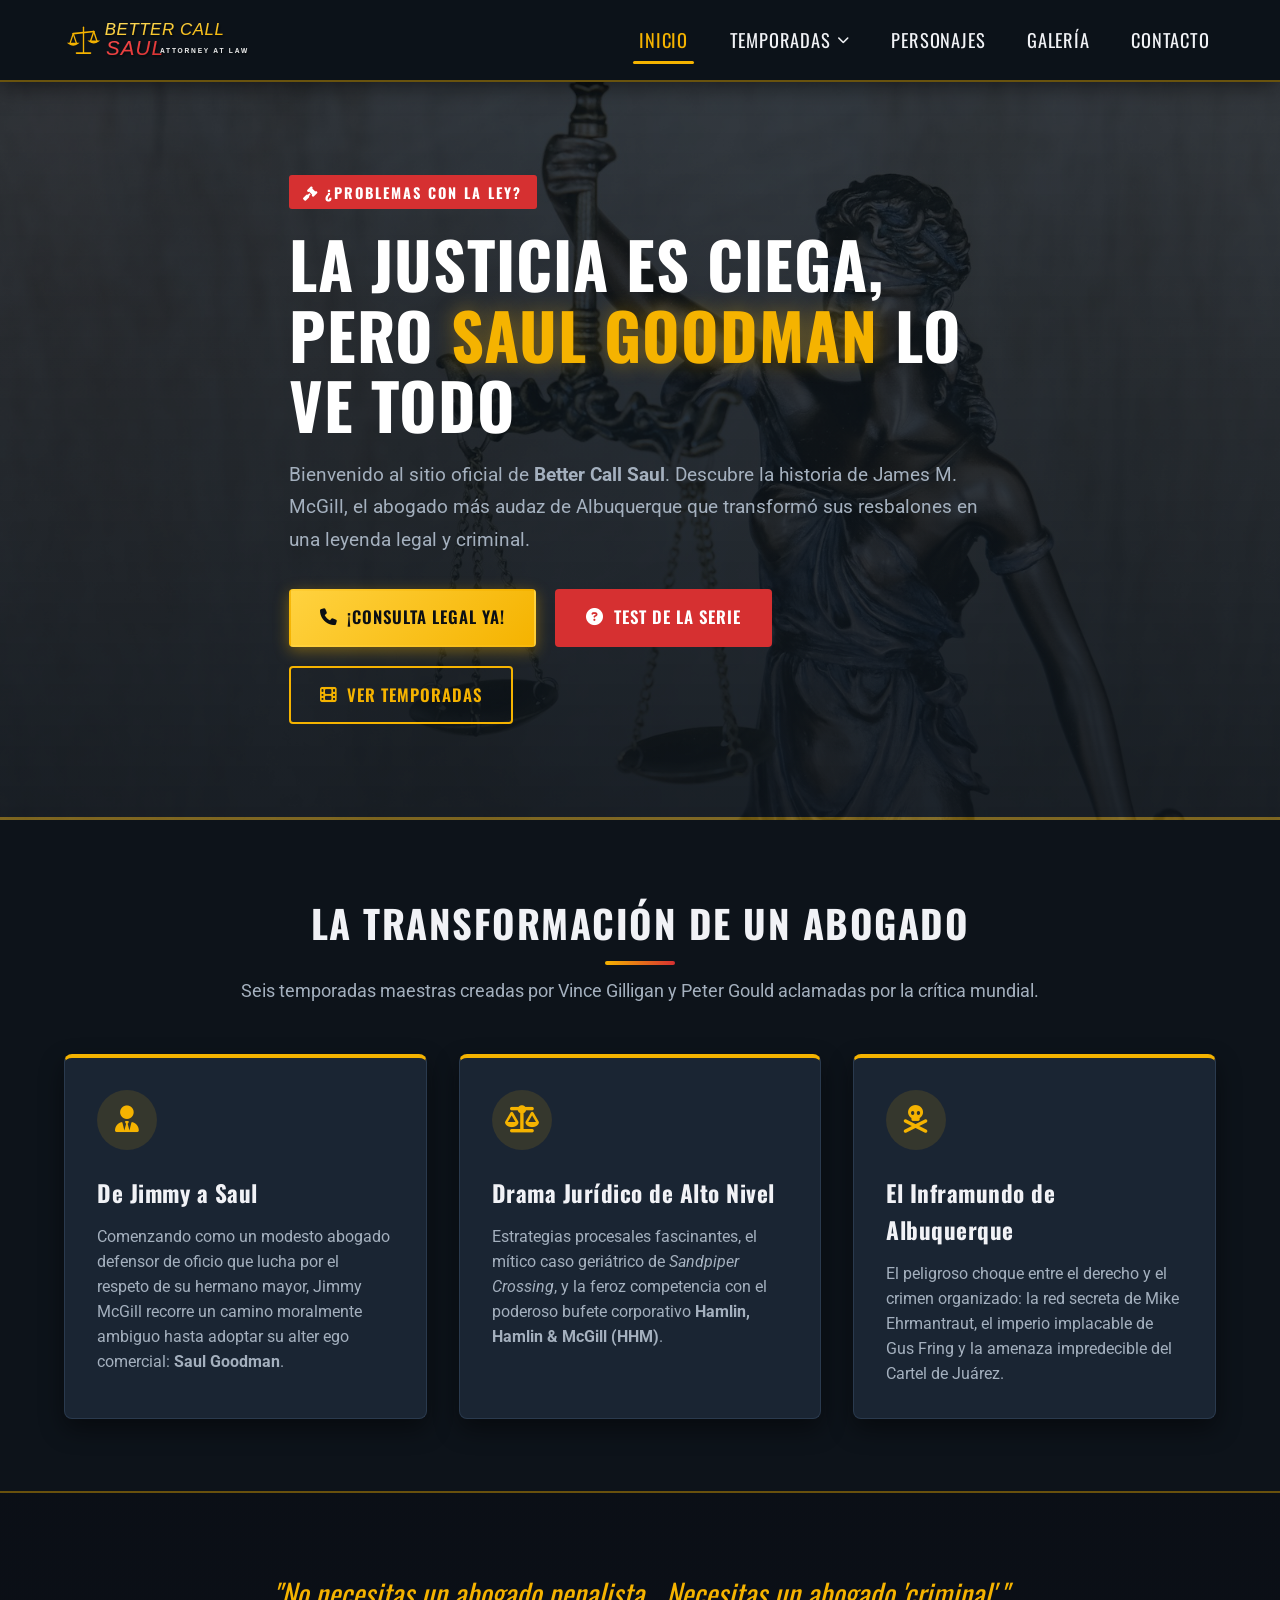
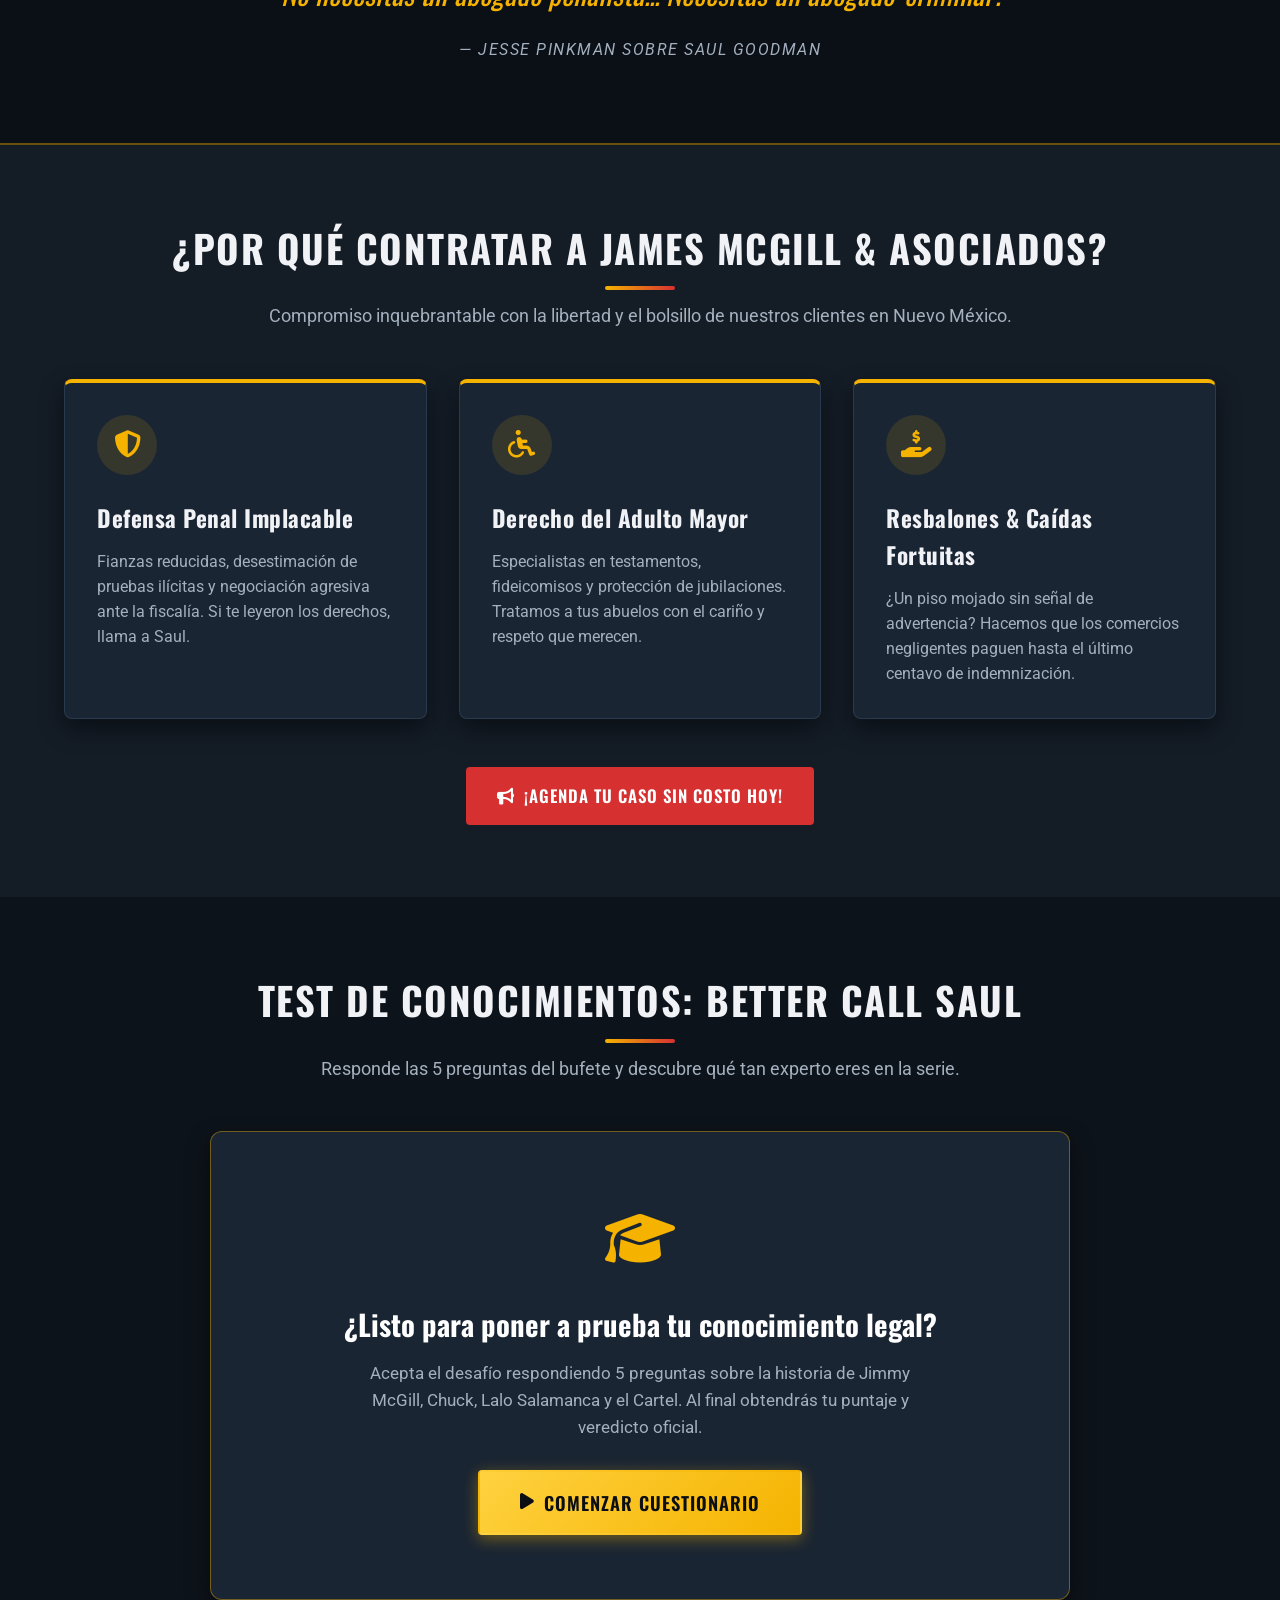
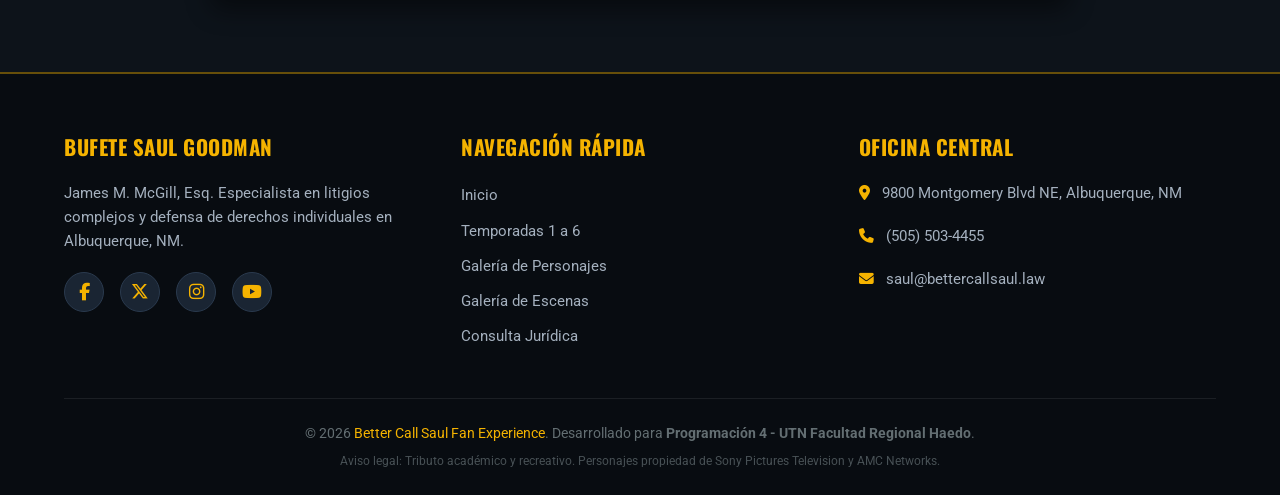
<file: paginaweb/index.html>
<!DOCTYPE html>
<html lang="es">
<head>
  <meta charset="UTF-8">
  <meta name="viewport" content="width=device-width, initial-scale=1.0">
  <meta name="description" content="Sitio Oficial y Bufete Jurídico de Better Call Saul. James M. McGill - Abogado Penalista en Albuquerque. Programación 4 UTN Haedo.">
  <title>Better Call Saul | Sitio Oficial & Bufete Jurídico</title>

  <link rel="preconnect" href="https://fonts.googleapis.com">
  <link rel="preconnect" href="https://fonts.gstatic.com" crossorigin>
  <link href="https://fonts.googleapis.com/css2?family=Oswald:wght@500;600;700&family=Roboto:ital,wght@0,300;0,400;0,500;0,700;1,400&display=swap" rel="stylesheet">
  <link rel="stylesheet" href="https://cdnjs.cloudflare.com/ajax/libs/font-awesome/6.5.2/css/all.min.css">
  <link rel="stylesheet" href="css/estilos.css">
  <link rel="icon" href="imagenes/logo.svg" type="image/svg+xml">
</head>
<body>

  <header class="encabezado">
    <div class="contenedor encabezado__contenedor">
      <a href="index.html" class="logo-sitio" aria-label="Ir a la portada de Better Call Saul">
        <img src="imagenes/logo.svg" alt="Better Call Saul - Attorney at Law">
      </a>

      <button class="hamburguesa" id="btnHamburguesa" aria-label="Abrir menú de navegación" aria-expanded="false">
        <span></span>
        <span></span>
        <span></span>
      </button>

      <nav class="nav-menu" id="navMenu">
        <ul class="nav-lista">
          <li class="nav-item">
            <a href="index.html" class="nav-enlace activo">Inicio</a>
          </li>

          <li class="nav-item nav-item--desplegable">
            <a href="temporadas.html" class="nav-enlace">
              Temporadas <i class="fa-solid fa-chevron-down nav-flecha"></i>
            </a>
            <ul class="submenu" aria-label="Desglose de temporadas">
              <li class="submenu-item">
                <a href="temporadas.html#temp1-2" class="submenu-enlace">
                  <i class="fa-solid fa-scale-balanced"></i> Temp. 1 & 2: Inicios de Jimmy
                </a>
              </li>
              <li class="submenu-item">
                <a href="temporadas.html#temp3-4" class="submenu-enlace">
                  <i class="fa-solid fa-bolt"></i> Temp. 3 & 4: Conflicto con Chuck
                </a>
              </li>
              <li class="submenu-item">
                <a href="temporadas.html#temp5-6" class="submenu-enlace">
                  <i class="fa-solid fa-briefcase"></i> Temp. 5 & 6: Nace Saul Goodman
                </a>
              </li>
            </ul>
          </li>

          <li class="nav-item">
            <a href="personajes.html" class="nav-enlace">Personajes</a>
          </li>

          <li class="nav-item">
            <a href="galeria.html" class="nav-enlace">Galería</a>
          </li>

          <li class="nav-item">
            <a href="contacto.html" class="nav-enlace">Contacto</a>
          </li>
        </ul>
      </nav>
    </div>
  </header>

  <main>
    <section class="hero">
      <div class="contenedor hero__contenido">
        <span class="hero__etiqueta"><i class="fa-solid fa-gavel"></i> ¿Problemas con la ley?</span>
        <h1 class="hero__titulo">
          LA JUSTICIA ES CIEGA, PERO <span>SAUL GOODMAN</span> LO VE TODO
        </h1>
        <p class="hero__bajada">
          Bienvenido al sitio oficial de <strong>Better Call Saul</strong>. Descubre la historia de James M. McGill, el abogado más audaz de Albuquerque que transformó sus resbalones en una leyenda legal y criminal.
        </p>
        <div class="hero__acciones">
          <a href="contacto.html" class="btn btn-primary">
            <i class="fa-solid fa-phone"></i> ¡Consulta Legal Ya!
          </a>
          <a href="#trivia" class="btn btn-secondary">
            <i class="fa-solid fa-circle-question"></i> Test de la Serie
          </a>
          <a href="temporadas.html" class="btn btn-outline">
            <i class="fa-solid fa-film"></i> Ver Temporadas
          </a>
        </div>
      </div>
    </section>

    <section class="seccion">
      <div class="contenedor">
        <div class="seccion-titulo">
          <h2>La Transformación de un Abogado</h2>
          <p class="linea-unica">Seis temporadas maestras creadas por Vince Gilligan y Peter Gould aclamadas por la crítica mundial.</p>
        </div>

        <div class="grilla-tres">
          <article class="tarjeta-servicio">
            <div class="tarjeta-servicio__icono">
              <i class="fa-solid fa-user-tie"></i>
            </div>
            <h3>De Jimmy a Saul</h3>
            <p>
              Comenzando como un modesto abogado defensor de oficio que lucha por el respeto de su hermano mayor, Jimmy McGill recorre un camino moralmente ambiguo hasta adoptar su alter ego comercial: <strong>Saul Goodman</strong>.
            </p>
          </article>

          <article class="tarjeta-servicio">
            <div class="tarjeta-servicio__icono">
              <i class="fa-solid fa-balance-scale"></i>
            </div>
            <h3>Drama Jurídico de Alto Nivel</h3>
            <p>
              Estrategias procesales fascinantes, el mítico caso geriátrico de <em>Sandpiper Crossing</em>, y la feroz competencia con el poderoso bufete corporativo <strong>Hamlin, Hamlin & McGill (HHM)</strong>.
            </p>
          </article>

          <article class="tarjeta-servicio">
            <div class="tarjeta-servicio__icono">
              <i class="fa-solid fa-skull-crossbones"></i>
            </div>
            <h3>El Inframundo de Albuquerque</h3>
            <p>
              El peligroso choque entre el derecho y el crimen organizado: la red secreta de Mike Ehrmantraut, el imperio implacable de Gus Fring y la amenaza impredecible del Cartel de Juárez.
            </p>
          </article>
        </div>
      </div>
    </section>

    <section class="banner-frase">
      <div class="contenedor">
        <blockquote class="frase-quote">
          "No necesitas un abogado penalista... Necesitas un abogado 'criminal'."
        </blockquote>
        <cite class="frase-autor">— Jesse Pinkman sobre Saul Goodman</cite>
      </div>
    </section>

    <section class="seccion seccion--oscura">
      <div class="contenedor">
        <div class="seccion-titulo">
          <h2>¿Por qué contratar a James McGill & Asociados?</h2>
          <p>Compromiso inquebrantable con la libertad y el bolsillo de nuestros clientes en Nuevo México.</p>
        </div>

        <div class="grilla-tres">
          <div class="tarjeta-servicio">
            <div class="tarjeta-servicio__icono">
              <i class="fa-solid fa-shield-halved"></i>
            </div>
            <h3>Defensa Penal Implacable</h3>
            <p>
              Fianzas reducidas, desestimación de pruebas ilícitas y negociación agresiva ante la fiscalía. Si te leyeron los derechos, llama a Saul.
            </p>
          </div>

          <div class="tarjeta-servicio">
            <div class="tarjeta-servicio__icono">
              <i class="fa-solid fa-wheelchair"></i>
            </div>
            <h3>Derecho del Adulto Mayor</h3>
            <p>
              Especialistas en testamentos, fideicomisos y protección de jubilaciones. Tratamos a tus abuelos con el cariño y respeto que merecen.
            </p>
          </div>

          <div class="tarjeta-servicio">
            <div class="tarjeta-servicio__icono">
              <i class="fa-solid fa-hand-holding-dollar"></i>
            </div>
            <h3>Resbalones & Caídas Fortuitas</h3>
            <p>
              ¿Un piso mojado sin señal de advertencia? Hacemos que los comercios negligentes paguen hasta el último centavo de indemnización.
            </p>
          </div>
        </div>

        <div style="text-align: center; margin-top: 3rem;">
          <a href="contacto.html" class="btn btn-secondary">
            <i class="fa-solid fa-bullhorn"></i> ¡Agenda tu caso sin costo hoy!
          </a>
        </div>
      </div>
    </section>

    <section class="seccion" id="trivia">
      <div class="contenedor">
        <div class="seccion-titulo">
          <h2>Test de Conocimientos: Better Call Saul</h2>
          <p class="linea-unica">Responde las 5 preguntas del bufete y descubre qué tan experto eres en la serie.</p>
        </div>

        <div class="trivia-contenedor">
          
          <div class="trivia-inicio" id="triviaBienvenida">
            <div class="trivia-inicio__icono">
              <i class="fa-solid fa-graduation-cap"></i>
            </div>
            <h3>¿Listo para poner a prueba tu conocimiento legal?</h3>
            <p>
              Acepta el desafío respondiendo 5 preguntas sobre la historia de Jimmy McGill, Chuck, Lalo Salamanca y el Cartel. Al final obtendrás tu puntaje y veredicto oficial.
            </p>
            <button type="button" id="btnIniciarTrivia" class="btn btn-primary" style="padding: 1rem 2.5rem; font-size: 1.15rem;">
              <i class="fa-solid fa-play"></i> Comenzar Cuestionario
            </button>
          </div>

          <div class="trivia-flujo" id="triviaFlujo">
            
            <div class="trivia-progreso">
              <div class="trivia-progreso__texto">
                <span id="triviaPasoIndicador">Pregunta 1 de 5</span>
                <span>Test Interactivo</span>
              </div>
              <div class="trivia-barra">
                <div class="trivia-barra__relleno" id="triviaBarraRelleno"></div>
              </div>
            </div>

            <form id="formularioTrivia" novalidate>
              
              <div class="trivia-paso activo" data-paso="1">
                <div class="trivia-pregunta">
                  <span class="trivia-pregunta__num"><i class="fa-solid fa-scale-balanced"></i> Caso 1 de 5</span>
                  <h3>1. ¿Cuál es el nombre real y de nacimiento del protagonista antes de adoptar su alias legal?</h3>
                  <div class="trivia-opciones">
                    <label class="trivia-opcion">
                      <input type="radio" name="p1" value="0">
                      <span>Walter Hartwell White</span>
                    </label>
                    <label class="trivia-opcion">
                      <input type="radio" name="p1" value="1">
                      <span>James Morgan McGill</span>
                    </label>
                    <label class="trivia-opcion">
                      <input type="radio" name="p1" value="0">
                      <span>Howard Hamlin</span>
                    </label>
                  </div>
                </div>
                <div class="trivia-acciones-paso" style="justify-content: flex-end;">
                  <button type="button" class="btn btn-primary btn-trivia-siguiente">
                    Siguiente Pregunta <i class="fa-solid fa-arrow-right"></i>
                  </button>
                </div>
              </div>

              <div class="trivia-paso" data-paso="2">
                <div class="trivia-pregunta">
                  <span class="trivia-pregunta__num"><i class="fa-solid fa-scale-balanced"></i> Caso 2 de 5</span>
                  <h3>2. ¿Dónde tenía Jimmy su humilde despacho de abogado en la primera temporada?</h3>
                  <div class="trivia-opciones">
                    <label class="trivia-opcion">
                      <input type="radio" name="p2" value="0">
                      <span>En el piso ejecutivo de la firma corporativa HHM</span>
                    </label>
                    <label class="trivia-opcion">
                      <input type="radio" name="p2" value="1">
                      <span>En el cuartito trasero de un salón de manicura</span>
                    </label>
                    <label class="trivia-opcion">
                      <input type="radio" name="p2" value="0">
                      <span>En una furgoneta abandonada en el desierto</span>
                    </label>
                  </div>
                </div>
                <div class="trivia-acciones-paso">
                  <button type="button" class="btn btn-outline btn-trivia-anterior">
                    <i class="fa-solid fa-arrow-left"></i> Anterior
                  </button>
                  <button type="button" class="btn btn-primary btn-trivia-siguiente">
                    Siguiente Pregunta <i class="fa-solid fa-arrow-right"></i>
                  </button>
                </div>
              </div>

              <div class="trivia-paso" data-paso="3">
                <div class="trivia-pregunta">
                  <span class="trivia-pregunta__num"><i class="fa-solid fa-scale-balanced"></i> Caso 3 de 5</span>
                  <h3>3. ¿Qué número de dirección alteró Jimmy para descolocar a Chuck en el juicio de ética ("Chicanery")?</h3>
                  <div class="trivia-opciones">
                    <label class="trivia-opcion">
                      <input type="radio" name="p3" value="1">
                      <span>1216 (¡Uno después de la Carta Magna!)</span>
                    </label>
                    <label class="trivia-opcion">
                      <input type="radio" name="p3" value="0">
                      <span>1066 (La Batalla de Hastings)</span>
                    </label>
                    <label class="trivia-opcion">
                      <input type="radio" name="p3" value="0">
                      <span>1984 (El año de Orwell)</span>
                    </label>
                  </div>
                </div>
                <div class="trivia-acciones-paso">
                  <button type="button" class="btn btn-outline btn-trivia-anterior">
                    <i class="fa-solid fa-arrow-left"></i> Anterior
                  </button>
                  <button type="button" class="btn btn-primary btn-trivia-siguiente">
                    Siguiente Pregunta <i class="fa-solid fa-arrow-right"></i>
                  </button>
                </div>
              </div>

              <div class="trivia-paso" data-paso="4">
                <div class="trivia-pregunta">
                  <span class="trivia-pregunta__num"><i class="fa-solid fa-scale-balanced"></i> Caso 4 de 5</span>
                  <h3>4. ¿Qué negocio legítimo de comida rápida utiliza Gustavo Fring como tapadera?</h3>
                  <div class="trivia-opciones">
                    <label class="trivia-opcion">
                      <input type="radio" name="p4" value="1">
                      <span>Los Pollos Hermanos</span>
                    </label>
                    <label class="trivia-opcion">
                      <input type="radio" name="p4" value="0">
                      <span>A1A Carwash</span>
                    </label>
                    <label class="trivia-opcion">
                      <input type="radio" name="p4" value="0">
                      <span>Vamonos Pest</span>
                    </label>
                  </div>
                </div>
                <div class="trivia-acciones-paso">
                  <button type="button" class="btn btn-outline btn-trivia-anterior">
                    <i class="fa-solid fa-arrow-left"></i> Anterior
                  </button>
                  <button type="button" class="btn btn-primary btn-trivia-siguiente">
                    Siguiente Pregunta <i class="fa-solid fa-arrow-right"></i>
                  </button>
                </div>
              </div>

              <div class="trivia-paso" data-paso="5">
                <div class="trivia-pregunta">
                  <span class="trivia-pregunta__num"><i class="fa-solid fa-scale-balanced"></i> Caso 5 de 5</span>
                  <h3>5. ¿Qué trabajo realiza Jimmy en Omaha bajo la identidad de Gene Takavic en las secuencias en blanco y negro?</h3>
                  <div class="trivia-opciones">
                    <label class="trivia-opcion">
                      <input type="radio" name="p5" value="0">
                      <span>Taxista nocturno</span>
                    </label>
                    <label class="trivia-opcion">
                      <input type="radio" name="p5" value="1">
                      <span>Gerente de un local Cinnabon</span>
                    </label>
                    <label class="trivia-opcion">
                      <input type="radio" name="p5" value="0">
                      <span>Cajero bancario</span>
                    </label>
                  </div>
                </div>
                <div class="trivia-acciones-paso">
                  <button type="button" class="btn btn-outline btn-trivia-anterior">
                    <i class="fa-solid fa-arrow-left"></i> Anterior
                  </button>
                  <button type="submit" class="btn btn-primary" style="padding: 0.85rem 2rem;">
                    <i class="fa-solid fa-award"></i> ¡Calcular mi Puntaje!
                  </button>
                </div>
              </div>

            </form>
          </div>

          <div id="triviaResultado" class="trivia-resultado">
            <div class="trivia-resultado__puntos" id="puntajeNumero">5 / 5</div>
            <h3 class="trivia-resultado__titulo" id="puntajeTitulo">¡Socio Honorario de HHM!</h3>
            <p class="trivia-resultado__mensaje" id="puntajeMensaje">
              ¡Impresionante! Tienes un conocimiento digno de Chuck McGill y la audacia de Saul Goodman. ¡Caso ganado!
            </p>
            <button type="button" class="btn btn-outline" id="btnReiniciarTrivia">
              <i class="fa-solid fa-rotate-right"></i> Volver a Intentar
            </button>
          </div>

        </div>
      </div>
    </section>
  </main>

  <footer class="pie-pagina">
    <div class="contenedor">
      <div class="pie-grilla">
        <div class="pie-col">
          <h4>Bufete Saul Goodman</h4>
          <p>
            James M. McGill, Esq. Especialista en litigios complejos y defensa de derechos individuales en Albuquerque, NM.
          </p>
          <div class="redes-sociales">
            <a href="#" class="red-link" aria-label="Facebook"><i class="fa-brands fa-facebook-f"></i></a>
            <a href="#" class="red-link" aria-label="Twitter / X"><i class="fa-brands fa-x-twitter"></i></a>
            <a href="#" class="red-link" aria-label="Instagram"><i class="fa-brands fa-instagram"></i></a>
            <a href="#" class="red-link" aria-label="YouTube"><i class="fa-brands fa-youtube"></i></a>
          </div>
        </div>

        <div class="pie-col">
          <h4>Navegación Rápida</h4>
          <ul class="pie-links">
            <li><a href="index.html">Inicio</a></li>
            <li><a href="temporadas.html">Temporadas 1 a 6</a></li>
            <li><a href="personajes.html">Galería de Personajes</a></li>
            <li><a href="galeria.html">Galería de Escenas</a></li>
            <li><a href="contacto.html">Consulta Jurídica</a></li>
          </ul>
        </div>

        <div class="pie-col">
          <h4>Oficina Central</h4>
          <p><i class="fa-solid fa-location-dot" style="color: var(--amarillo-saul); margin-right: 0.5rem;"></i> 9800 Montgomery Blvd NE, Albuquerque, NM</p>
          <p><i class="fa-solid fa-phone" style="color: var(--amarillo-saul); margin-right: 0.5rem;"></i> (505) 503-4455</p>
          <p><i class="fa-solid fa-envelope" style="color: var(--amarillo-saul); margin-right: 0.5rem;"></i> saul@bettercallsaul.law</p>
        </div>
      </div>

      <div class="pie-inferior">
        <p>
          &copy; 2026 <span>Better Call Saul Fan Experience</span>. Desarrollado para <strong>Programación 4 - UTN Facultad Regional Haedo</strong>.
        </p>
        <p style="margin-top: 0.4rem; font-size: 0.78rem; opacity: 0.7;">
          Aviso legal: Tributo académico y recreativo. Personajes propiedad de Sony Pictures Television y AMC Networks.
        </p>
      </div>
    </div>
  </footer>

  <script src="js/base.js"></script>
</body>
</html>
</file>
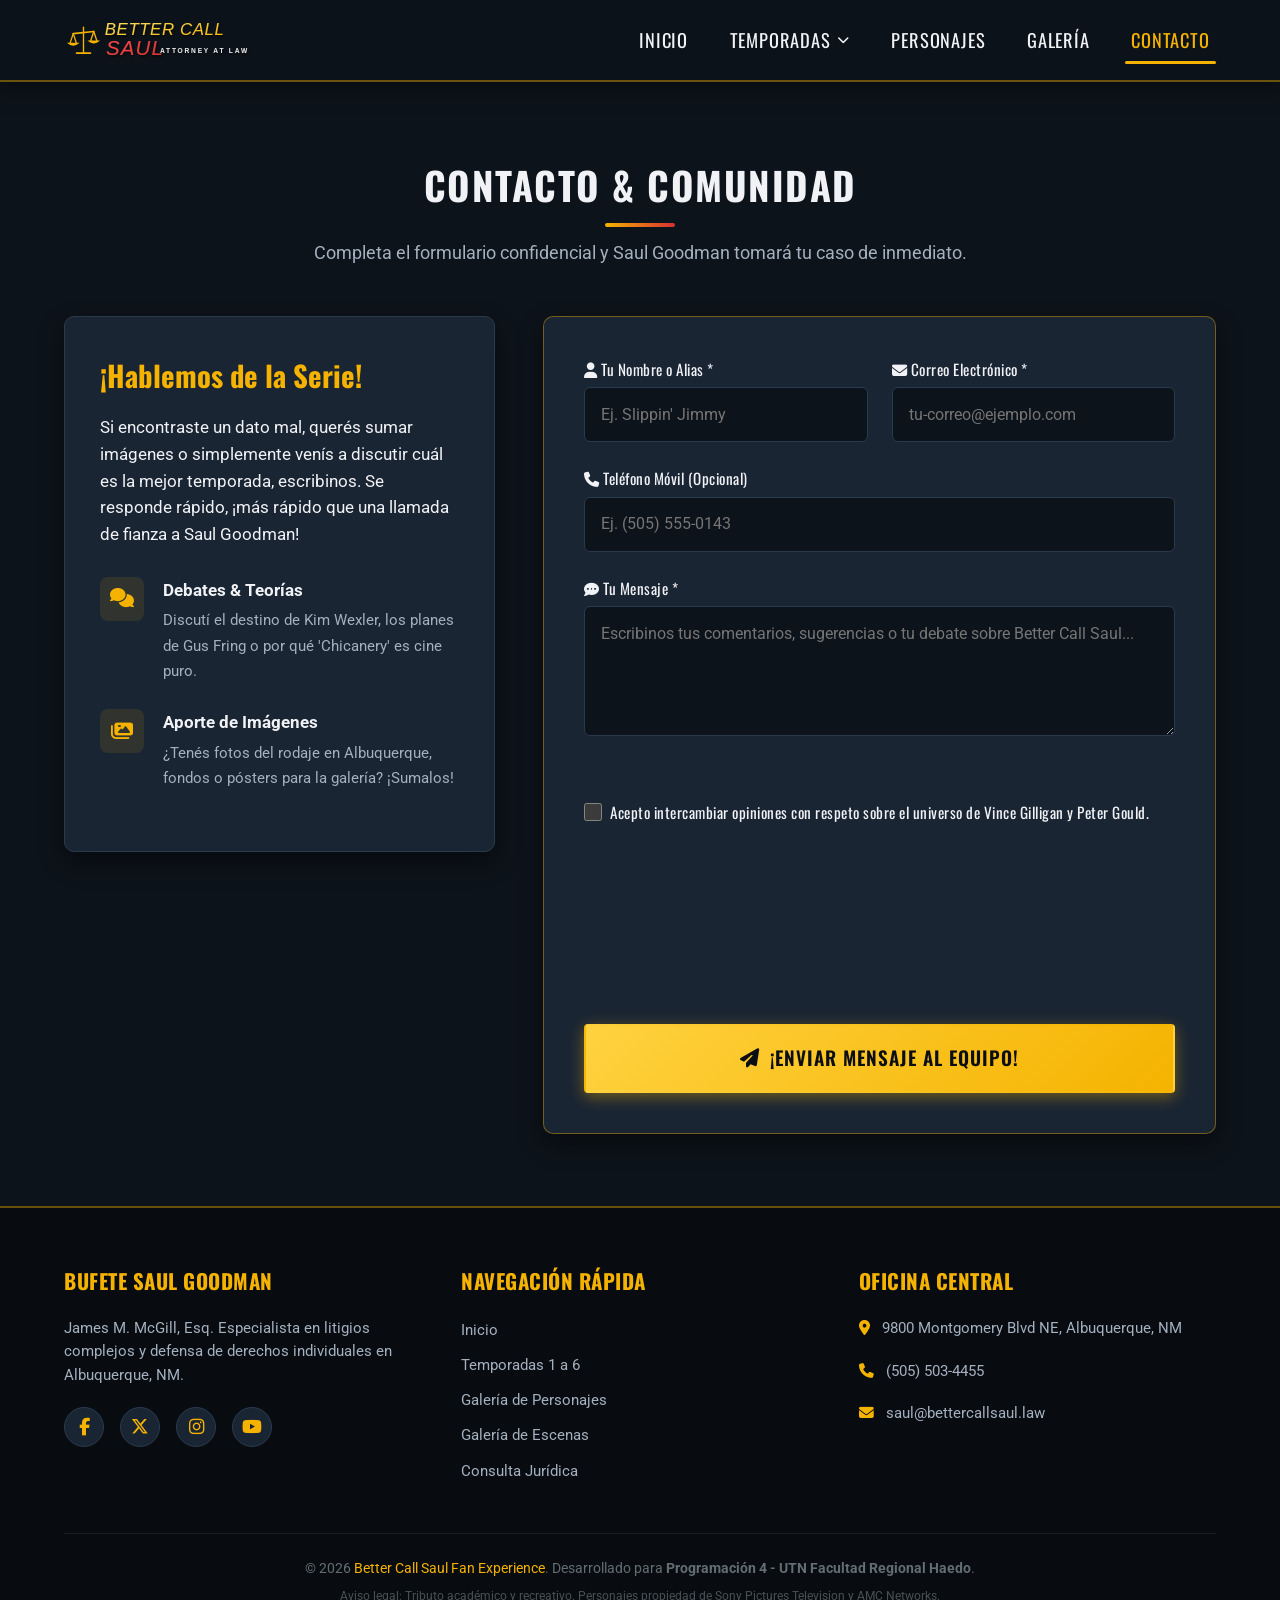
<file: paginaweb/contacto.html>
<!DOCTYPE html>
<html lang="es">
<head>
  <meta charset="UTF-8">
  <meta name="viewport" content="width=device-width, initial-scale=1.0">
  <meta name="description" content="Formulario de contacto y comunidad con el equipo de Better Call Saul. Programación 4 UTN Haedo.">
  <title>Contacto & Comunidad | Better Call Saul</title>

  <link rel="preconnect" href="https://fonts.googleapis.com">
  <link rel="preconnect" href="https://fonts.gstatic.com" crossorigin>
  <link href="https://fonts.googleapis.com/css2?family=Oswald:wght@500;600;700&family=Roboto:ital,wght@0,300;0,400;0,500;0,700;1,400&display=swap" rel="stylesheet">
  <link rel="stylesheet" href="https://cdnjs.cloudflare.com/ajax/libs/font-awesome/6.5.2/css/all.min.css">
  <link rel="stylesheet" href="css/estilos.css">
  <link rel="icon" href="imagenes/logo.svg" type="image/svg+xml">
</head>
<body>

  <header class="encabezado">
    <div class="contenedor encabezado__contenedor">
      <a href="index.html" class="logo-sitio" aria-label="Ir a la portada de Better Call Saul">
        <img src="imagenes/logo.svg" alt="Better Call Saul - Attorney at Law">
      </a>

      <button class="hamburguesa" id="btnHamburguesa" aria-label="Abrir menú de navegación" aria-expanded="false">
        <span></span>
        <span></span>
        <span></span>
      </button>

      <nav class="nav-menu" id="navMenu">
        <ul class="nav-lista">
          <li class="nav-item">
            <a href="index.html" class="nav-enlace">Inicio</a>
          </li>

          <li class="nav-item nav-item--desplegable">
            <a href="temporadas.html" class="nav-enlace">
              Temporadas <i class="fa-solid fa-chevron-down nav-flecha"></i>
            </a>
            <ul class="submenu" aria-label="Desglose de temporadas">
              <li class="submenu-item">
                <a href="temporadas.html#temp1-2" class="submenu-enlace">
                  <i class="fa-solid fa-scale-balanced"></i> Temp. 1 & 2: Inicios de Jimmy
                </a>
              </li>
              <li class="submenu-item">
                <a href="temporadas.html#temp3-4" class="submenu-enlace">
                  <i class="fa-solid fa-bolt"></i> Temp. 3 & 4: Conflicto con Chuck
                </a>
              </li>
              <li class="submenu-item">
                <a href="temporadas.html#temp5-6" class="submenu-enlace">
                  <i class="fa-solid fa-briefcase"></i> Temp. 5 & 6: Nace Saul Goodman
                </a>
              </li>
            </ul>
          </li>

          <li class="nav-item">
            <a href="personajes.html" class="nav-enlace">Personajes</a>
          </li>

          <li class="nav-item">
            <a href="galeria.html" class="nav-enlace">Galería</a>
          </li>

          <li class="nav-item">
            <a href="contacto.html" class="nav-enlace activo">Contacto</a>
          </li>
        </ul>
      </nav>
    </div>
  </header>

  <main>
    <section class="seccion">
      <div class="contenedor">
        <div class="seccion-titulo">
          <h2>Contacto & Comunidad</h2>
          <p class="linea-unica">Completa el formulario confidencial y Saul Goodman tomará tu caso de inmediato.</p>
        </div>

        <div class="contacto-wrapper">

          <aside class="contacto-info">
            <h3>¡Hablemos de la Serie!</h3>
            <p style="font-size: 1.05rem; line-height: 1.6; color: var(--texto-principal); margin-bottom: 1.8rem;">
              Si encontraste un dato mal, querés sumar imágenes o simplemente venís a discutir cuál es la mejor temporada, escribinos. Se responde rápido, ¡más rápido que una llamada de fianza a Saul Goodman!
            </p>

            <div class="info-item">
              <div class="info-item__icono">
                <i class="fa-solid fa-comments"></i>
              </div>
              <div>
                <h4>Debates & Teorías</h4>
                <span>Discutí el destino de Kim Wexler, los planes de Gus Fring o por qué 'Chicanery' es cine puro.</span>
              </div>
            </div>

            <div class="info-item">
              <div class="info-item__icono">
                <i class="fa-solid fa-images"></i>
              </div>
              <div>
                <h4>Aporte de Imágenes</h4>
                <span>¿Tenés fotos del rodaje en Albuquerque, fondos o pósters para la galería? ¡Sumalos!</span>
              </div>
            </div>
          </aside>

          <section class="contacto-form-caja">
            <form id="formularioContacto" class="formulario" novalidate>

              <div class="form-fila">
                <div class="form-grupo">
                  <label for="nombre"><i class="fa-solid fa-user"></i> Tu Nombre o Alias *</label>
                  <input type="text" id="nombre" name="nombre" class="form-control" placeholder="Ej. Slippin' Jimmy" required>
                </div>

                <div class="form-grupo">
                  <label for="email"><i class="fa-solid fa-envelope"></i> Correo Electrónico *</label>
                  <input type="email" id="email" name="email" class="form-control" placeholder="tu-correo@ejemplo.com" required>
                </div>
              </div>

              <div class="form-fila">
                <div class="form-grupo">
                  <label for="telefono"><i class="fa-solid fa-phone"></i> Teléfono Móvil (Opcional)</label>
                  <input type="tel" id="telefono" name="telefono" class="form-control" placeholder="Ej. (505) 555-0143">
                </div>
              </div>

              <div class="form-grupo">
                <label for="mensaje"><i class="fa-solid fa-comment-dots"></i> Tu Mensaje *</label>
                <textarea id="mensaje" name="mensaje" class="form-control" placeholder="Escribinos tus comentarios, sugerencias o tu debate sobre Better Call Saul..." required></textarea>
              </div>

              <div class="form-grupo">
                <label class="check-etiqueta">
                  <input type="checkbox" id="terminos" name="terminos" required>
                  Acepto intercambiar opiniones con respeto sobre el universo de Vince Gilligan y Peter Gould.
                </label>
              </div>

              <button type="submit" class="btn btn-primary" style="width: 100%; padding: 1.1rem; font-size: 1.2rem;">
                <i class="fa-solid fa-paper-plane"></i> ¡Enviar Mensaje al Equipo!
              </button>
            </form>
          </section>

        </div>
      </div>
    </section>

    <div class="modal-feedback" id="modalFeedback" role="dialog" aria-modal="true" aria-label="Confirmación de mensaje">
      <div class="modal-feedback__caja">
        <div class="modal-feedback__icono">
          <i class="fa-solid fa-circle-check"></i>
        </div>
        <h3>¡Mensaje Recibido!</h3>
        <p>
          Gracias, <strong id="feedbackNombre">Fan</strong>. Hemos recibido tu mensaje en la oficina. Te responderemos más rápido de lo que Saul Goodman consigue una orden de excarcelación en Albuquerque.
        </p>
        <button type="button" class="btn btn-primary" id="btnCerrarModalFeedback">
          ¡Genial, gracias!
        </button>
      </div>
    </div>
  </main>

  <footer class="pie-pagina">
    <div class="contenedor">
      <div class="pie-grilla">
        <div class="pie-col">
          <h4>Bufete Saul Goodman</h4>
          <p>
            James M. McGill, Esq. Especialista en litigios complejos y defensa de derechos individuales en Albuquerque, NM.
          </p>
          <div class="redes-sociales">
            <a href="#" class="red-link" aria-label="Facebook"><i class="fa-brands fa-facebook-f"></i></a>
            <a href="#" class="red-link" aria-label="Twitter / X"><i class="fa-brands fa-x-twitter"></i></a>
            <a href="#" class="red-link" aria-label="Instagram"><i class="fa-brands fa-instagram"></i></a>
            <a href="#" class="red-link" aria-label="YouTube"><i class="fa-brands fa-youtube"></i></a>
          </div>
        </div>

        <div class="pie-col">
          <h4>Navegación Rápida</h4>
          <ul class="pie-links">
            <li><a href="index.html">Inicio</a></li>
            <li><a href="temporadas.html">Temporadas 1 a 6</a></li>
            <li><a href="personajes.html">Galería de Personajes</a></li>
            <li><a href="galeria.html">Galería de Escenas</a></li>
            <li><a href="contacto.html">Consulta Jurídica</a></li>
          </ul>
        </div>

        <div class="pie-col">
          <h4>Oficina Central</h4>
          <p><i class="fa-solid fa-location-dot" style="color: var(--amarillo-saul); margin-right: 0.5rem;"></i> 9800 Montgomery Blvd NE, Albuquerque, NM</p>
          <p><i class="fa-solid fa-phone" style="color: var(--amarillo-saul); margin-right: 0.5rem;"></i> (505) 503-4455</p>
          <p><i class="fa-solid fa-envelope" style="color: var(--amarillo-saul); margin-right: 0.5rem;"></i> saul@bettercallsaul.law</p>
        </div>
      </div>

      <div class="pie-inferior">
        <p>
          &copy; 2026 <span>Better Call Saul Fan Experience</span>. Desarrollado para <strong>Programación 4 - UTN Facultad Regional Haedo</strong>.
        </p>
        <p style="margin-top: 0.4rem; font-size: 0.78rem; opacity: 0.7;">
          Aviso legal: Tributo académico y recreativo. Personajes propiedad de Sony Pictures Television y AMC Networks.
        </p>
      </div>
    </div>
  </footer>

  <script src="js/base.js"></script>
</body>
</html>
</file>
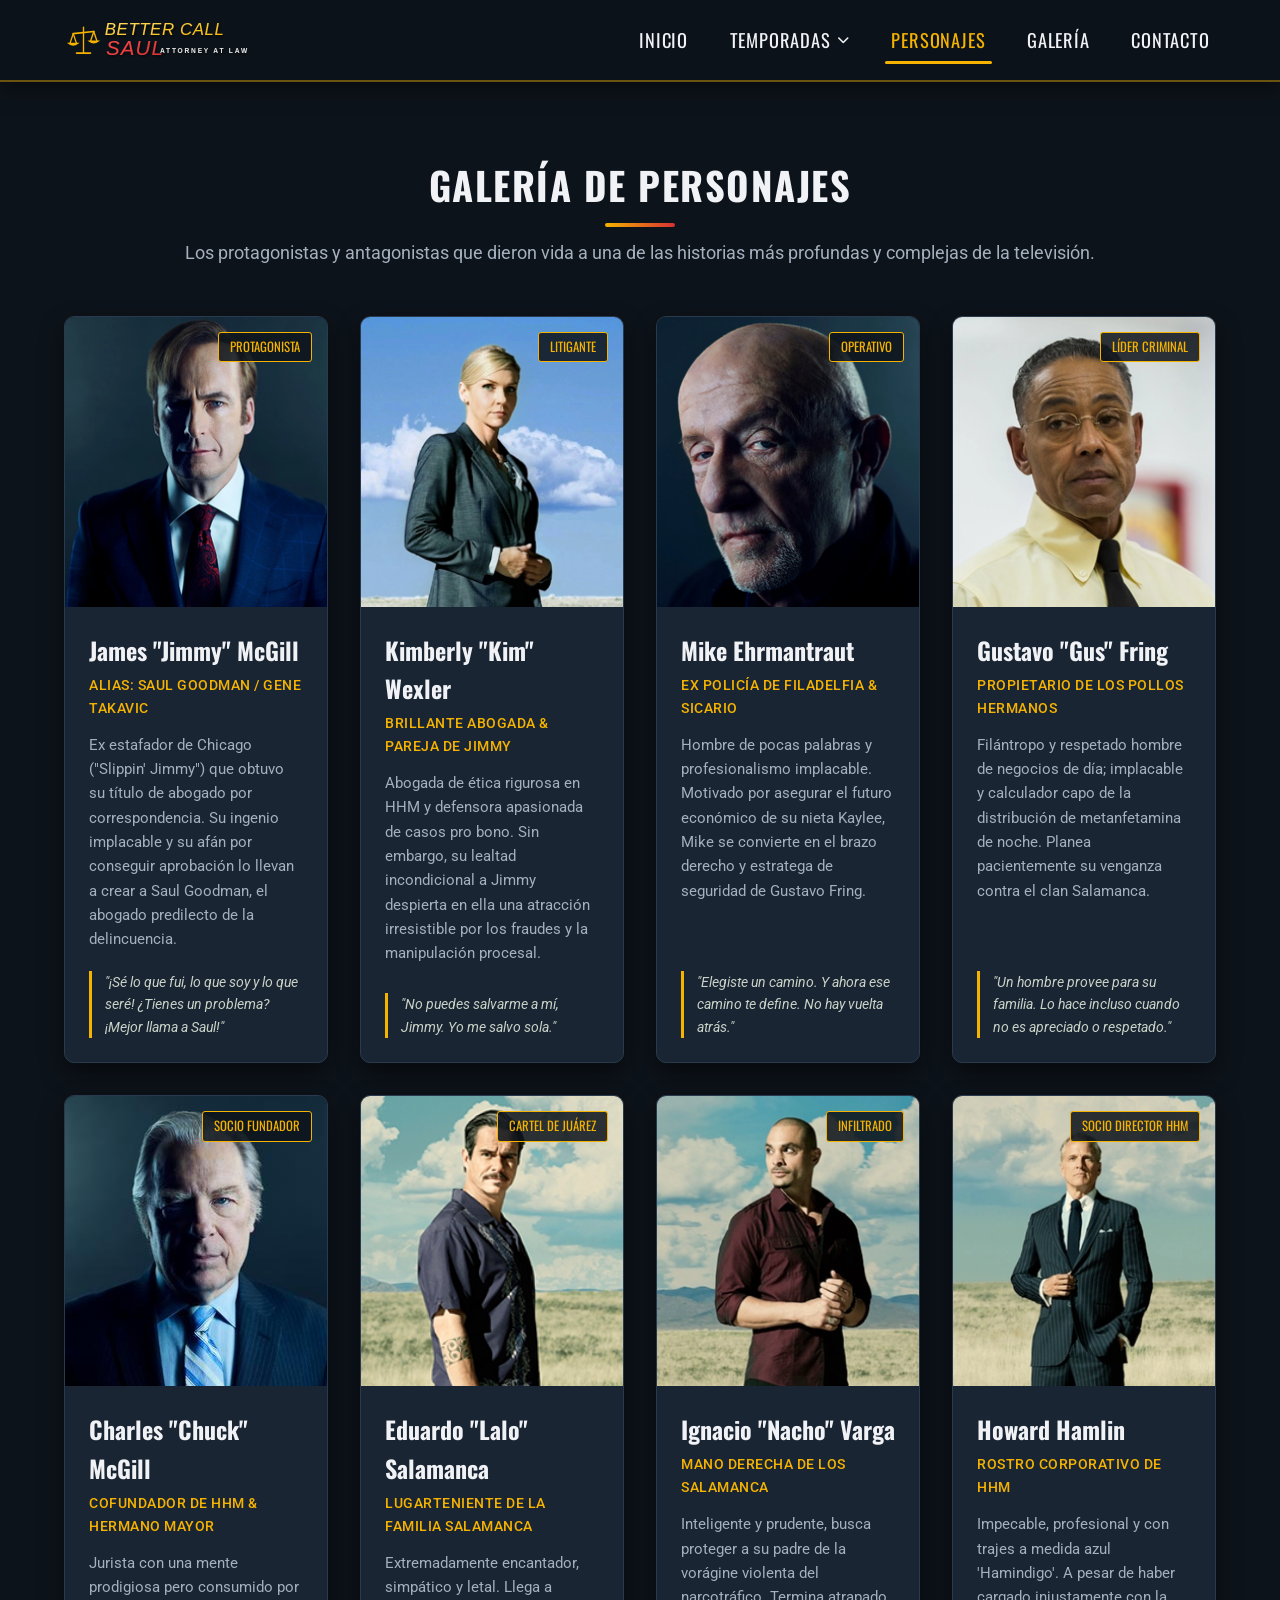
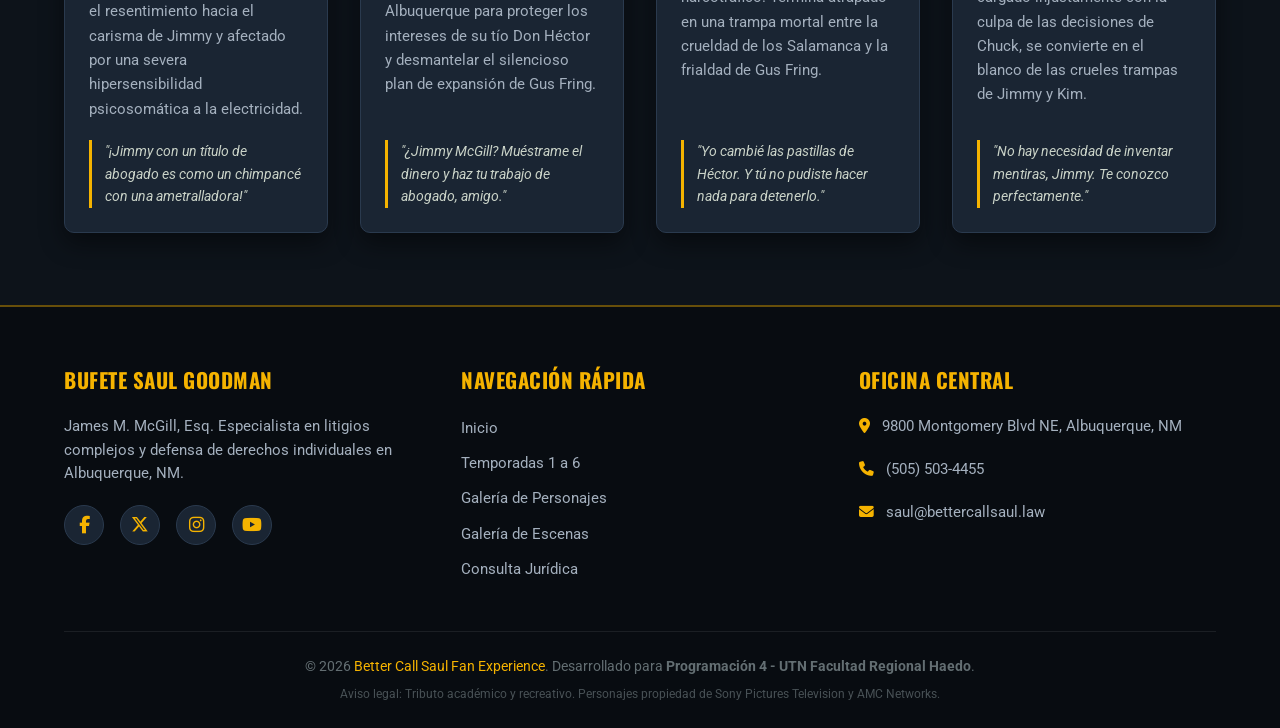
<file: paginaweb/personajes.html>
<!DOCTYPE html>
<html lang="es">
<head>
  <meta charset="UTF-8">
  <meta name="viewport" content="width=device-width, initial-scale=1.0">
  <meta name="description" content="Perfiles y biografía de los personajes principales de Better Call Saul. Jimmy, Kim, Mike, Gus, Lalo y más. Programación 4 UTN Haedo.">
  <title>Personajes | Better Call Saul</title>

  <link rel="preconnect" href="https://fonts.googleapis.com">
  <link rel="preconnect" href="https://fonts.gstatic.com" crossorigin>
  <link href="https://fonts.googleapis.com/css2?family=Oswald:wght@500;600;700&family=Roboto:ital,wght@0,300;0,400;0,500;0,700;1,400&display=swap" rel="stylesheet">
  <link rel="stylesheet" href="https://cdnjs.cloudflare.com/ajax/libs/font-awesome/6.5.2/css/all.min.css">
  <link rel="stylesheet" href="css/estilos.css">
  <link rel="icon" href="imagenes/logo.svg" type="image/svg+xml">
</head>
<body>

  <header class="encabezado">
    <div class="contenedor encabezado__contenedor">
      <a href="index.html" class="logo-sitio" aria-label="Ir a la portada de Better Call Saul">
        <img src="imagenes/logo.svg" alt="Better Call Saul - Attorney at Law">
      </a>

      <button class="hamburguesa" id="btnHamburguesa" aria-label="Abrir menú de navegación" aria-expanded="false">
        <span></span>
        <span></span>
        <span></span>
      </button>

      <nav class="nav-menu" id="navMenu">
        <ul class="nav-lista">
          <li class="nav-item">
            <a href="index.html" class="nav-enlace">Inicio</a>
          </li>

          <li class="nav-item nav-item--desplegable">
            <a href="temporadas.html" class="nav-enlace">
              Temporadas <i class="fa-solid fa-chevron-down nav-flecha"></i>
            </a>
            <ul class="submenu" aria-label="Desglose de temporadas">
              <li class="submenu-item">
                <a href="temporadas.html#temp1-2" class="submenu-enlace">
                  <i class="fa-solid fa-scale-balanced"></i> Temp. 1 & 2: Inicios de Jimmy
                </a>
              </li>
              <li class="submenu-item">
                <a href="temporadas.html#temp3-4" class="submenu-enlace">
                  <i class="fa-solid fa-bolt"></i> Temp. 3 & 4: Conflicto con Chuck
                </a>
              </li>
              <li class="submenu-item">
                <a href="temporadas.html#temp5-6" class="submenu-enlace">
                  <i class="fa-solid fa-briefcase"></i> Temp. 5 & 6: Nace Saul Goodman
                </a>
              </li>
            </ul>
          </li>

          <li class="nav-item">
            <a href="personajes.html" class="nav-enlace activo">Personajes</a>
          </li>

          <li class="nav-item">
            <a href="galeria.html" class="nav-enlace">Galería</a>
          </li>

          <li class="nav-item">
            <a href="contacto.html" class="nav-enlace">Contacto</a>
          </li>
        </ul>
      </nav>
    </div>
  </header>

  <main>
    <section class="seccion">
      <div class="contenedor">
        <div class="seccion-titulo">
          <h2>Galería de Personajes</h2>
          <p class="linea-unica">Los protagonistas y antagonistas que dieron vida a una de las historias más profundas y complejas de la televisión.</p>
        </div>

        <div class="grilla-personajes">

          <article class="card-personaje">
            <div class="card-personaje__img-wrapper">
              <img src="imagenes/saul.png" alt="Bob Odenkirk caracterizado como Jimmy McGill en Better Call Saul">
              <span class="card-personaje__etiqueta">Protagonista</span>
            </div>
            <div class="card-personaje__cuerpo">
              <h3 class="card-personaje__nombre">James "Jimmy" McGill</h3>
              <span class="card-personaje__alias">Alias: Saul Goodman / Gene Takavic</span>
              <p class="card-personaje__descripcion">
                Ex estafador de Chicago ("Slippin' Jimmy") que obtuvo su título de abogado por correspondencia. Su ingenio implacable y su afán por conseguir aprobación lo llevan a crear a Saul Goodman, el abogado predilecto de la delincuencia.
              </p>
              <div class="card-personaje__cita">
                "¡Sé lo que fui, lo que soy y lo que seré! ¿Tienes un problema? ¡Mejor llama a Saul!"
              </div>
            </div>
          </article>

          <article class="card-personaje">
            <div class="card-personaje__img-wrapper">
              <img src="imagenes/kim.png" alt="Rhea Seehorn caracterizada como Kim Wexler">
              <span class="card-personaje__etiqueta">Litigante</span>
            </div>
            <div class="card-personaje__cuerpo">
              <h3 class="card-personaje__nombre">Kimberly "Kim" Wexler</h3>
              <span class="card-personaje__alias">Brillante Abogada & Pareja de Jimmy</span>
              <p class="card-personaje__descripcion">
                Abogada de ética rigurosa en HHM y defensora apasionada de casos pro bono. Sin embargo, su lealtad incondicional a Jimmy despierta en ella una atracción irresistible por los fraudes y la manipulación procesal.
              </p>
              <div class="card-personaje__cita">
                "No puedes salvarme a mí, Jimmy. Yo me salvo sola."
              </div>
            </div>
          </article>

          <article class="card-personaje">
            <div class="card-personaje__img-wrapper">
              <img src="imagenes/mike.png" alt="Jonathan Banks caracterizado como Mike Ehrmantraut">
              <span class="card-personaje__etiqueta">Operativo</span>
            </div>
            <div class="card-personaje__cuerpo">
              <h3 class="card-personaje__nombre">Mike Ehrmantraut</h3>
              <span class="card-personaje__alias">Ex policía de Filadelfia & Sicario</span>
              <p class="card-personaje__descripcion">
                Hombre de pocas palabras y profesionalismo implacable. Motivado por asegurar el futuro económico de su nieta Kaylee, Mike se convierte en el brazo derecho y estratega de seguridad de Gustavo Fring.
              </p>
              <div class="card-personaje__cita">
                "Elegiste un camino. Y ahora ese camino te define. No hay vuelta atrás."
              </div>
            </div>
          </article>

          <article class="card-personaje">
            <div class="card-personaje__img-wrapper">
              <img src="imagenes/gus.png" alt="Giancarlo Esposito como Gustavo Fring en Los Pollos Hermanos">
              <span class="card-personaje__etiqueta">Líder Criminal</span>
            </div>
            <div class="card-personaje__cuerpo">
              <h3 class="card-personaje__nombre">Gustavo "Gus" Fring</h3>
              <span class="card-personaje__alias">Propietario de Los Pollos Hermanos</span>
              <p class="card-personaje__descripcion">
                Filántropo y respetado hombre de negocios de día; implacable y calculador capo de la distribución de metanfetamina de noche. Planea pacientemente su venganza contra el clan Salamanca.
              </p>
              <div class="card-personaje__cita">
                "Un hombre provee para su familia. Lo hace incluso cuando no es apreciado o respetado."
              </div>
            </div>
          </article>

          <article class="card-personaje">
            <div class="card-personaje__img-wrapper">
              <img src="imagenes/chuck.jpg" alt="Michael McKean como Chuck McGill con su manta térmica">
              <span class="card-personaje__etiqueta">Socio Fundador</span>
            </div>
            <div class="card-personaje__cuerpo">
              <h3 class="card-personaje__nombre">Charles "Chuck" McGill</h3>
              <span class="card-personaje__alias">Cofundador de HHM & Hermano Mayor</span>
              <p class="card-personaje__descripcion">
                Jurista con una mente prodigiosa pero consumido por el resentimiento hacia el carisma de Jimmy y afectado por una severa hipersensibilidad psicosomática a la electricidad.
              </p>
              <div class="card-personaje__cita">
                "¡Jimmy con un título de abogado es como un chimpancé con una ametralladora!"
              </div>
            </div>
          </article>

          <article class="card-personaje">
            <div class="card-personaje__img-wrapper">
              <img src="imagenes/lalo.png" alt="Tony Dalton caracterizado como Lalo Salamanca">
              <span class="card-personaje__etiqueta">Cartel de Juárez</span>
            </div>
            <div class="card-personaje__cuerpo">
              <h3 class="card-personaje__nombre">Eduardo "Lalo" Salamanca</h3>
              <span class="card-personaje__alias">Lugarteniente de la Familia Salamanca</span>
              <p class="card-personaje__descripcion">
                Extremadamente encantador, simpático y letal. Llega a Albuquerque para proteger los intereses de su tío Don Héctor y desmantelar el silencioso plan de expansión de Gus Fring.
              </p>
              <div class="card-personaje__cita">
                "¿Jimmy McGill? Muéstrame el dinero y haz tu trabajo de abogado, amigo."
              </div>
            </div>
          </article>

          <article class="card-personaje">
            <div class="card-personaje__img-wrapper">
              <img src="imagenes/nacho.png" alt="Michael Mando como Nacho Varga">
              <span class="card-personaje__etiqueta">Infiltrado</span>
            </div>
            <div class="card-personaje__cuerpo">
              <h3 class="card-personaje__nombre">Ignacio "Nacho" Varga</h3>
              <span class="card-personaje__alias">Mano Derecha de los Salamanca</span>
              <p class="card-personaje__descripcion">
                Inteligente y prudente, busca proteger a su padre de la vorágine violenta del narcotráfico. Termina atrapado en una trampa mortal entre la crueldad de los Salamanca y la frialdad de Gus Fring.
              </p>
              <div class="card-personaje__cita">
                "Yo cambié las pastillas de Héctor. Y tú no pudiste hacer nada para detenerlo."
              </div>
            </div>
          </article>

          <article class="card-personaje">
            <div class="card-personaje__img-wrapper">
              <img src="imagenes/howard.png" alt="Patrick Fabian caracterizado como Howard Hamlin">
              <span class="card-personaje__etiqueta">Socio Director HHM</span>
            </div>
            <div class="card-personaje__cuerpo">
              <h3 class="card-personaje__nombre">Howard Hamlin</h3>
              <span class="card-personaje__alias">Rostro Corporativo de HHM</span>
              <p class="card-personaje__descripcion">
                Impecable, profesional y con trajes a medida azul 'Hamindigo'. A pesar de haber cargado injustamente con la culpa de las decisiones de Chuck, se convierte en el blanco de las crueles trampas de Jimmy y Kim.
              </p>
              <div class="card-personaje__cita">
                "No hay necesidad de inventar mentiras, Jimmy. Te conozco perfectamente."
              </div>
            </div>
          </article>

        </div>
      </div>
    </section>
  </main>

  <footer class="pie-pagina">
    <div class="contenedor">
      <div class="pie-grilla">
        <div class="pie-col">
          <h4>Bufete Saul Goodman</h4>
          <p>
            James M. McGill, Esq. Especialista en litigios complejos y defensa de derechos individuales en Albuquerque, NM.
          </p>
          <div class="redes-sociales">
            <a href="#" class="red-link" aria-label="Facebook"><i class="fa-brands fa-facebook-f"></i></a>
            <a href="#" class="red-link" aria-label="Twitter / X"><i class="fa-brands fa-x-twitter"></i></a>
            <a href="#" class="red-link" aria-label="Instagram"><i class="fa-brands fa-instagram"></i></a>
            <a href="#" class="red-link" aria-label="YouTube"><i class="fa-brands fa-youtube"></i></a>
          </div>
        </div>

        <div class="pie-col">
          <h4>Navegación Rápida</h4>
          <ul class="pie-links">
            <li><a href="index.html">Inicio</a></li>
            <li><a href="temporadas.html">Temporadas 1 a 6</a></li>
            <li><a href="personajes.html">Galería de Personajes</a></li>
            <li><a href="galeria.html">Galería de Escenas</a></li>
            <li><a href="contacto.html">Consulta Jurídica</a></li>
          </ul>
        </div>

        <div class="pie-col">
          <h4>Oficina Central</h4>
          <p><i class="fa-solid fa-location-dot" style="color: var(--amarillo-saul); margin-right: 0.5rem;"></i> 9800 Montgomery Blvd NE, Albuquerque, NM</p>
          <p><i class="fa-solid fa-phone" style="color: var(--amarillo-saul); margin-right: 0.5rem;"></i> (505) 503-4455</p>
          <p><i class="fa-solid fa-envelope" style="color: var(--amarillo-saul); margin-right: 0.5rem;"></i> saul@bettercallsaul.law</p>
        </div>
      </div>

      <div class="pie-inferior">
        <p>
          &copy; 2026 <span>Better Call Saul Fan Experience</span>. Desarrollado para <strong>Programación 4 - UTN Facultad Regional Haedo</strong>.
        </p>
        <p style="margin-top: 0.4rem; font-size: 0.78rem; opacity: 0.7;">
          Aviso legal: Tributo académico y recreativo. Personajes propiedad de Sony Pictures Television y AMC Networks.
        </p>
      </div>
    </div>
  </footer>

  <script src="js/base.js"></script>
</body>
</html>
</file>
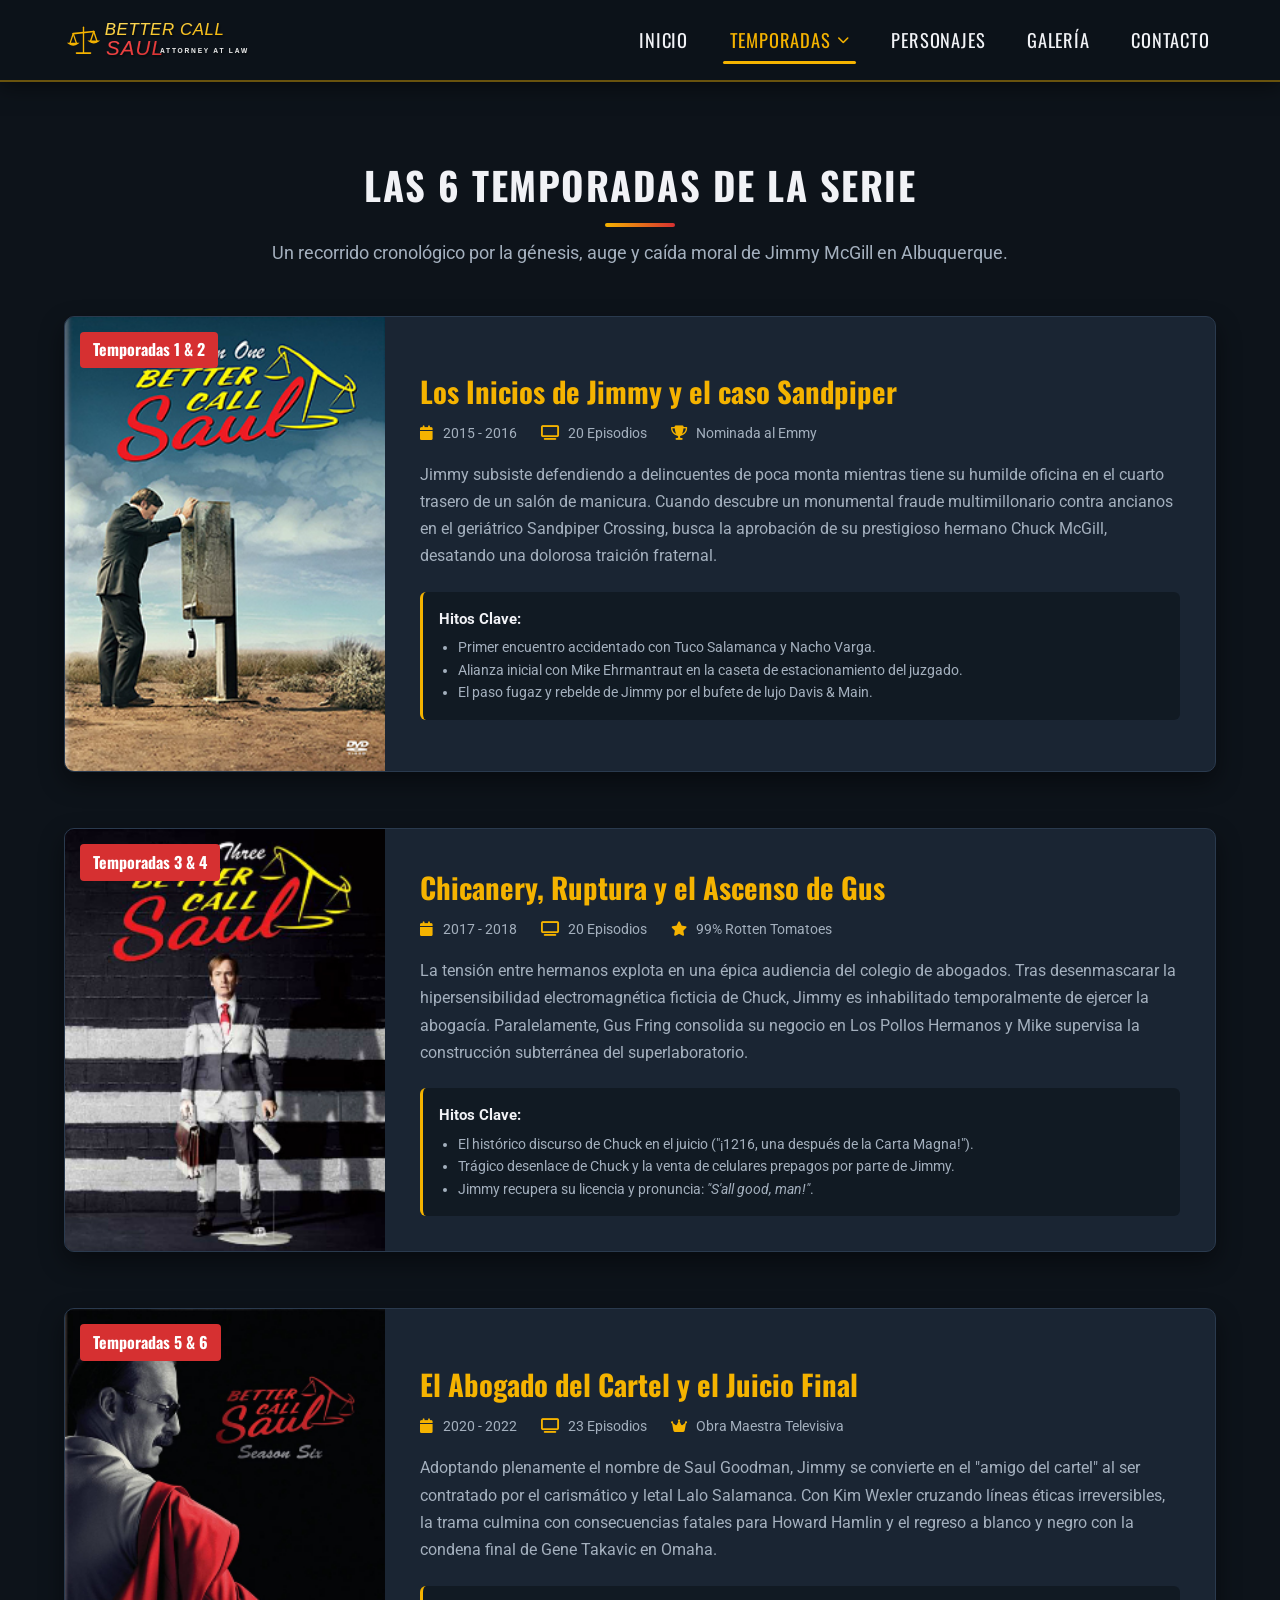
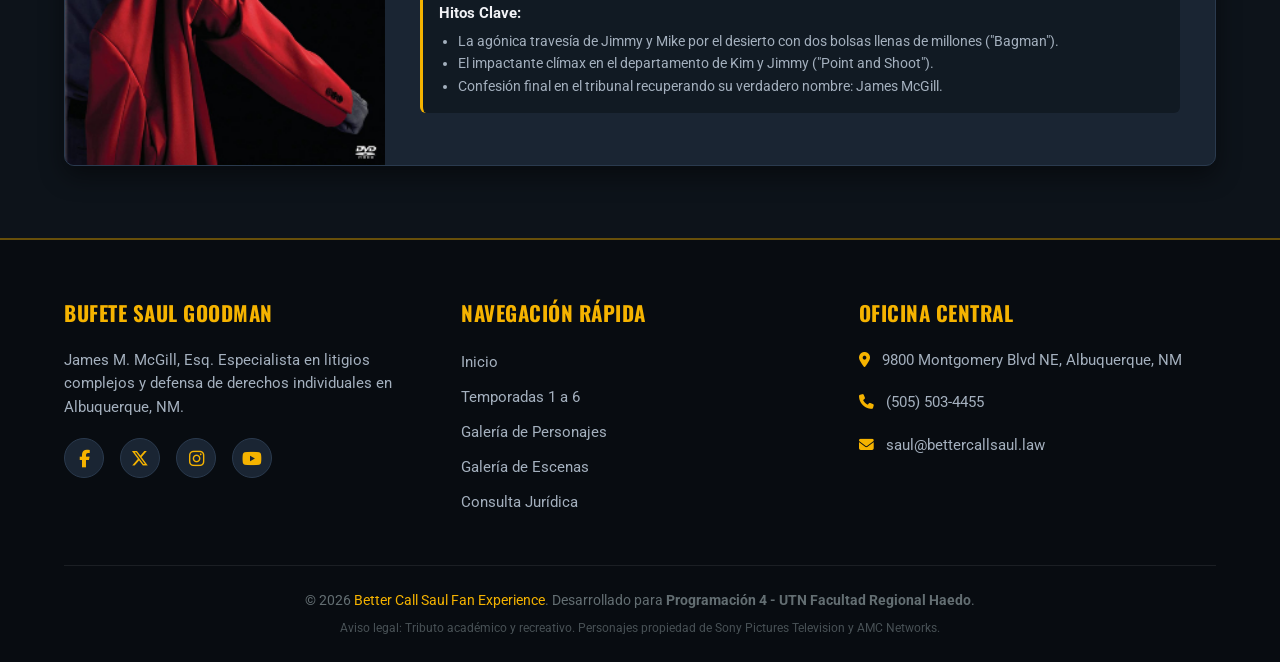
<file: paginaweb/temporadas.html>
<!DOCTYPE html>
<html lang="es">
<head>
  <meta charset="UTF-8">
  <meta name="viewport" content="width=device-width, initial-scale=1.0">
  <meta name="description" content="Guía completa de las 6 temporadas de Better Call Saul. De Jimmy McGill a Saul Goodman. Programación 4 UTN Haedo.">
  <title>Temporadas | Better Call Saul</title>

  <link rel="preconnect" href="https://fonts.googleapis.com">
  <link rel="preconnect" href="https://fonts.gstatic.com" crossorigin>
  <link href="https://fonts.googleapis.com/css2?family=Oswald:wght@500;600;700&family=Roboto:ital,wght@0,300;0,400;0,500;0,700;1,400&display=swap" rel="stylesheet">
  <link rel="stylesheet" href="https://cdnjs.cloudflare.com/ajax/libs/font-awesome/6.5.2/css/all.min.css">
  <link rel="stylesheet" href="css/estilos.css">
  <link rel="icon" href="imagenes/logo.svg" type="image/svg+xml">
</head>
<body>

  <header class="encabezado">
    <div class="contenedor encabezado__contenedor">
      <a href="index.html" class="logo-sitio" aria-label="Ir a la portada de Better Call Saul">
        <img src="imagenes/logo.svg" alt="Better Call Saul - Attorney at Law">
      </a>

      <button class="hamburguesa" id="btnHamburguesa" aria-label="Abrir menú de navegación" aria-expanded="false">
        <span></span>
        <span></span>
        <span></span>
      </button>

      <nav class="nav-menu" id="navMenu">
        <ul class="nav-lista">
          <li class="nav-item">
            <a href="index.html" class="nav-enlace">Inicio</a>
          </li>

          <li class="nav-item nav-item--desplegable">
            <a href="temporadas.html" class="nav-enlace activo">
              Temporadas <i class="fa-solid fa-chevron-down nav-flecha"></i>
            </a>
            <ul class="submenu" aria-label="Desglose de temporadas">
              <li class="submenu-item">
                <a href="#temp1-2" class="submenu-enlace">
                  <i class="fa-solid fa-scale-balanced"></i> Temp. 1 & 2: Inicios de Jimmy
                </a>
              </li>
              <li class="submenu-item">
                <a href="#temp3-4" class="submenu-enlace">
                  <i class="fa-solid fa-bolt"></i> Temp. 3 & 4: Conflicto con Chuck
                </a>
              </li>
              <li class="submenu-item">
                <a href="#temp5-6" class="submenu-enlace">
                  <i class="fa-solid fa-briefcase"></i> Temp. 5 & 6: Nace Saul Goodman
                </a>
              </li>
            </ul>
          </li>

          <li class="nav-item">
            <a href="personajes.html" class="nav-enlace">Personajes</a>
          </li>

          <li class="nav-item">
            <a href="galeria.html" class="nav-enlace">Galería</a>
          </li>

          <li class="nav-item">
            <a href="contacto.html" class="nav-enlace">Contacto</a>
          </li>
        </ul>
      </nav>
    </div>
  </header>

  <main>
    <section class="seccion">
      <div class="contenedor">
        <div class="seccion-titulo">
          <h2>Las 6 Temporadas de la Serie</h2>
          <p class="linea-unica">Un recorrido cronológico por la génesis, auge y caída moral de Jimmy McGill en Albuquerque.</p>
        </div>

        <div class="temporadas-lista">

          <div id="temp1-2" class="temporada-card">
            <div class="temporada-card__visual">
              <img src="imagenes/poster-temp1.jpg" alt="Póster oficial de Better Call Saul Temporada 1 y 2">
              <span class="temporada-card__badge">Temporadas 1 & 2</span>
            </div>
            <div class="temporada-card__info">
              <h3>Los Inicios de Jimmy y el caso Sandpiper</h3>
              <div class="temporada-card__detalles">
                <span><i class="fa-solid fa-calendar"></i> 2015 - 2016</span>
                <span><i class="fa-solid fa-tv"></i> 20 Episodios</span>
                <span><i class="fa-solid fa-trophy"></i> Nominada al Emmy</span>
              </div>
              <p class="temporada-card__sinopsis">
                Jimmy subsiste defendiendo a delincuentes de poca monta mientras tiene su humilde oficina en el cuarto trasero de un salón de manicura. Cuando descubre un monumental fraude multimillonario contra ancianos en el geriátrico Sandpiper Crossing, busca la aprobación de su prestigioso hermano Chuck McGill, desatando una dolorosa traición fraternal.
              </p>
              <div class="temporada-card__hitos">
                <strong>Hitos Clave:</strong>
                <ul>
                  <li>Primer encuentro accidentado con Tuco Salamanca y Nacho Varga.</li>
                  <li>Alianza inicial con Mike Ehrmantraut en la caseta de estacionamiento del juzgado.</li>
                  <li>El paso fugaz y rebelde de Jimmy por el bufete de lujo Davis & Main.</li>
                </ul>
              </div>
            </div>
          </div>

          <div id="temp3-4" class="temporada-card">
            <div class="temporada-card__visual">
              <img src="imagenes/poster-temp3.jpg" alt="Póster oficial de Better Call Saul Temporada 3 y 4">
              <span class="temporada-card__badge">Temporadas 3 & 4</span>
            </div>
            <div class="temporada-card__info">
              <h3>Chicanery, Ruptura y el Ascenso de Gus</h3>
              <div class="temporada-card__detalles">
                <span><i class="fa-solid fa-calendar"></i> 2017 - 2018</span>
                <span><i class="fa-solid fa-tv"></i> 20 Episodios</span>
                <span><i class="fa-solid fa-star"></i> 99% Rotten Tomatoes</span>
              </div>
              <p class="temporada-card__sinopsis">
                La tensión entre hermanos explota en una épica audiencia del colegio de abogados. Tras desenmascarar la hipersensibilidad electromagnética ficticia de Chuck, Jimmy es inhabilitado temporalmente de ejercer la abogacía. Paralelamente, Gus Fring consolida su negocio en Los Pollos Hermanos y Mike supervisa la construcción subterránea del superlaboratorio.
              </p>
              <div class="temporada-card__hitos">
                <strong>Hitos Clave:</strong>
                <ul>
                  <li>El histórico discurso de Chuck en el juicio ("¡1216, una después de la Carta Magna!").</li>
                  <li>Trágico desenlace de Chuck y la venta de celulares prepagos por parte de Jimmy.</li>
                  <li>Jimmy recupera su licencia y pronuncia: <em>"S'all good, man!"</em>.</li>
                </ul>
              </div>
            </div>
          </div>

          <div id="temp5-6" class="temporada-card">
            <div class="temporada-card__visual">
              <img src="imagenes/poster-temp6.jpg" alt="Póster oficial de Better Call Saul Temporada 6">
              <span class="temporada-card__badge">Temporadas 5 & 6</span>
            </div>
            <div class="temporada-card__info">
              <h3>El Abogado del Cartel y el Juicio Final</h3>
              <div class="temporada-card__detalles">
                <span><i class="fa-solid fa-calendar"></i> 2020 - 2022</span>
                <span><i class="fa-solid fa-tv"></i> 23 Episodios</span>
                <span><i class="fa-solid fa-crown"></i> Obra Maestra Televisiva</span>
              </div>
              <p class="temporada-card__sinopsis">
                Adoptando plenamente el nombre de Saul Goodman, Jimmy se convierte en el "amigo del cartel" al ser contratado por el carismático y letal Lalo Salamanca. Con Kim Wexler cruzando líneas éticas irreversibles, la trama culmina con consecuencias fatales para Howard Hamlin y el regreso a blanco y negro con la condena final de Gene Takavic en Omaha.
              </p>
              <div class="temporada-card__hitos">
                <strong>Hitos Clave:</strong>
                <ul>
                  <li>La agónica travesía de Jimmy y Mike por el desierto con dos bolsas llenas de millones ("Bagman").</li>
                  <li>El impactante clímax en el departamento de Kim y Jimmy ("Point and Shoot").</li>
                  <li>Confesión final en el tribunal recuperando su verdadero nombre: James McGill.</li>
                </ul>
              </div>
            </div>
          </div>

        </div>
      </div>
    </section>
  </main>

  <footer class="pie-pagina">
    <div class="contenedor">
      <div class="pie-grilla">
        <div class="pie-col">
          <h4>Bufete Saul Goodman</h4>
          <p>
            James M. McGill, Esq. Especialista en litigios complejos y defensa de derechos individuales en Albuquerque, NM.
          </p>
          <div class="redes-sociales">
            <a href="#" class="red-link" aria-label="Facebook"><i class="fa-brands fa-facebook-f"></i></a>
            <a href="#" class="red-link" aria-label="Twitter / X"><i class="fa-brands fa-x-twitter"></i></a>
            <a href="#" class="red-link" aria-label="Instagram"><i class="fa-brands fa-instagram"></i></a>
            <a href="#" class="red-link" aria-label="YouTube"><i class="fa-brands fa-youtube"></i></a>
          </div>
        </div>

        <div class="pie-col">
          <h4>Navegación Rápida</h4>
          <ul class="pie-links">
            <li><a href="index.html">Inicio</a></li>
            <li><a href="temporadas.html">Temporadas 1 a 6</a></li>
            <li><a href="personajes.html">Galería de Personajes</a></li>
            <li><a href="galeria.html">Galería de Escenas</a></li>
            <li><a href="contacto.html">Consulta Jurídica</a></li>
          </ul>
        </div>

        <div class="pie-col">
          <h4>Oficina Central</h4>
          <p><i class="fa-solid fa-location-dot" style="color: var(--amarillo-saul); margin-right: 0.5rem;"></i> 9800 Montgomery Blvd NE, Albuquerque, NM</p>
          <p><i class="fa-solid fa-phone" style="color: var(--amarillo-saul); margin-right: 0.5rem;"></i> (505) 503-4455</p>
          <p><i class="fa-solid fa-envelope" style="color: var(--amarillo-saul); margin-right: 0.5rem;"></i> saul@bettercallsaul.law</p>
        </div>
      </div>

      <div class="pie-inferior">
        <p>
          &copy; 2026 <span>Better Call Saul Fan Experience</span>. Desarrollado para <strong>Programación 4 - UTN Facultad Regional Haedo</strong>.
        </p>
        <p style="margin-top: 0.4rem; font-size: 0.78rem; opacity: 0.7;">
          Aviso legal: Tributo académico y recreativo. Personajes propiedad de Sony Pictures Television y AMC Networks.
        </p>
      </div>
    </div>
  </footer>

  <script src="js/base.js"></script>
</body>
</html>
</file>
<file: paginaweb/css/estilos.css>
*, *::before, *::after {
  box-sizing: border-box;
}

* {
  margin: 0;
  padding: 0;
}

html {
  scroll-behavior: smooth;
  color-scheme: dark;
}

body {
  min-height: 100vh;
  line-height: 1.6;
  font-family: 'Roboto', -apple-system, BlinkMacSystemFont, "Segoe UI", sans-serif;
  background-color: var(--bg-principal);
  color: var(--texto-principal);
  -webkit-font-smoothing: antialiased;
  display: flex;
  flex-direction: column;
}

img, picture, video, canvas, svg {
  display: block;
  max-width: 100%;
  height: auto;
}

input, button, textarea, select {
  font: inherit;
  color: inherit;
}

p, h1, h2, h3, h4, h5, h6 {
  overflow-wrap: break-word;
}

ul, ol {
  list-style: none;
}

a {
  text-decoration: none;
  color: inherit;
  transition: color 0.25s ease;
}

:root {
  --amarillo-saul: #F5B300;
  --amarillo-brillante: #FFD23F;
  --amarillo-oscuro: #C28D00;
  --rojo-alerta: #D63031;
  --rojo-oscuro: #9B1C1C;
  --azul-hhm: #1E3799;
  
  --bg-principal: #0d131a;
  --bg-secundario: #141c26;
  --bg-tarjeta: #1a2533;
  --bg-tarjeta-hover: #223042;
  --borde-suave: #2a3a4e;
  --borde-dorado: rgba(245, 179, 0, 0.4);
  
  --texto-principal: #F1F2F6;
  --texto-secundario: #A4B0BE;
  --texto-destacado: #F5B300;
  
  --fuente-titulos: 'Oswald', sans-serif;
  --fuente-cuerpo: 'Roboto', sans-serif;
  
  --sombra-card: 0 10px 25px rgba(0, 0, 0, 0.45);
  --sombra-neon: 0 0 15px rgba(245, 179, 0, 0.35);
  --sombra-hover: 0 14px 30px rgba(0, 0, 0, 0.6);
  
  --transicion: all 0.3s cubic-bezier(0.25, 0.8, 0.25, 1);
}

.contenedor {
  width: 100%;
  max-width: 1200px;
  margin: 0 auto;
  padding: 0 1.5rem;
}

.seccion {
  padding: 4.5rem 0;
}

.seccion--oscura {
  background-color: var(--bg-secundario);
}

.seccion-titulo {
  text-align: center;
  margin-bottom: 3rem;
}

.seccion-titulo h2 {
  font-family: var(--fuente-titulos);
  font-size: 2.4rem;
  letter-spacing: 1.5px;
  text-transform: uppercase;
  color: var(--texto-principal);
  position: relative;
  display: inline-block;
  padding-bottom: 0.75rem;
}

.seccion-titulo h2::after {
  content: '';
  position: absolute;
  bottom: 0;
  left: 50%;
  transform: translateX(-50%);
  width: 70px;
  height: 4px;
  background: linear-gradient(90deg, var(--amarillo-saul), var(--rojo-alerta));
  border-radius: 2px;
}

.seccion-titulo p {
  color: var(--texto-secundario);
  margin-top: 0.75rem;
  font-size: 1.1rem;
  max-width: 950px;
  margin-left: auto;
  margin-right: auto;
}

@media (min-width: 768px) {
  .linea-unica {
    white-space: nowrap;
  }
}

.btn {
  display: inline-flex;
  align-items: center;
  justify-content: center;
  gap: 0.6rem;
  padding: 0.85rem 1.8rem;
  font-family: var(--fuente-titulos);
  font-size: 1.05rem;
  letter-spacing: 1px;
  text-transform: uppercase;
  font-weight: 600;
  border-radius: 4px;
  cursor: pointer;
  border: 2px solid transparent;
  transition: var(--transicion);
}

.btn-primary {
  background: linear-gradient(135deg, var(--amarillo-brillante), var(--amarillo-saul));
  color: #0b0f14;
  box-shadow: 0 4px 15px rgba(245, 179, 0, 0.4);
}

.btn-primary:hover {
  background: var(--amarillo-brillante);
  transform: translateY(-3px);
  box-shadow: 0 7px 20px rgba(245, 179, 0, 0.6);
}

.btn-secondary {
  background-color: var(--rojo-alerta);
  color: #ffffff;
}

.btn-secondary:hover {
  background-color: var(--rojo-oscuro);
  transform: translateY(-3px);
}

.btn-outline {
  border-color: var(--amarillo-saul);
  color: var(--amarillo-saul);
  background: transparent;
}

.btn-outline:hover {
  background-color: var(--amarillo-saul);
  color: #0b0f14;
  transform: translateY(-3px);
}

.encabezado {
  position: sticky;
  top: 0;
  z-index: 1000;
  background-color: rgba(13, 19, 26, 0.96);
  backdrop-filter: blur(10px);
  border-bottom: 2px solid var(--borde-dorado);
  box-shadow: 0 4px 20px rgba(0, 0, 0, 0.5);
}

.encabezado__contenedor {
  display: flex;
  justify-content: space-between;
  align-items: center;
  height: 80px;
}

.logo-sitio {
  display: flex;
  align-items: center;
  gap: 0.8rem;
  transition: transform 0.25s ease;
}

.logo-sitio:hover {
  transform: scale(1.02);
}

.logo-sitio img {
  height: 48px;
  width: auto;
}

.hamburguesa {
  display: none;
  flex-direction: column;
  justify-content: space-around;
  width: 32px;
  height: 26px;
  background: transparent;
  border: none;
  cursor: pointer;
  padding: 0;
  z-index: 1100;
}

.hamburguesa span {
  width: 100%;
  height: 3px;
  background-color: var(--amarillo-saul);
  border-radius: 3px;
  transition: var(--transicion);
}

.hamburguesa.activo span:nth-child(1) {
  transform: translateY(8px) rotate(45deg);
}

.hamburguesa.activo span:nth-child(2) {
  opacity: 0;
}

.hamburguesa.activo span:nth-child(3) {
  transform: translateY(-8px) rotate(-45deg);
}

.nav-menu {
  display: flex;
  align-items: center;
}

.nav-lista {
  display: flex;
  align-items: center;
  gap: 1.8rem;
}

.nav-item {
  position: relative;
}

.nav-enlace {
  display: flex;
  align-items: center;
  gap: 0.4rem;
  font-family: var(--fuente-titulos);
  font-size: 1.15rem;
  letter-spacing: 0.8px;
  text-transform: uppercase;
  color: var(--texto-principal);
  padding: 0.6rem 0.4rem;
  position: relative;
}

.nav-enlace::after {
  content: '';
  position: absolute;
  bottom: 0;
  left: 0;
  width: 0;
  height: 3px;
  background-color: var(--amarillo-saul);
  transition: width 0.3s ease;
  border-radius: 2px;
}

.nav-enlace:hover,
.nav-enlace.activo {
  color: var(--amarillo-saul);
}

.nav-enlace:hover::after,
.nav-enlace.activo::after {
  width: 100%;
}

.nav-flecha {
  font-size: 0.75rem;
  transition: transform 0.3s ease;
}

.nav-item:hover .nav-flecha {
  transform: rotate(180deg);
}

.submenu {
  position: absolute;
  top: 100%;
  left: 0;
  min-width: 250px;
  background-color: var(--bg-tarjeta);
  border: 1px solid var(--borde-dorado);
  border-radius: 6px;
  box-shadow: 0 10px 25px rgba(0, 0, 0, 0.6);
  padding: 0.5rem 0;
  opacity: 0;
  visibility: hidden;
  transform: translateY(12px);
  transition: all 0.25s ease;
  z-index: 1050;
}

.nav-item--desplegable:hover .submenu,
.nav-item--desplegable:focus-within .submenu,
.nav-item--desplegable.abierto .submenu {
  opacity: 1;
  visibility: visible;
  transform: translateY(0);
}

.submenu-item {
  width: 100%;
}

.submenu-enlace {
  display: block;
  padding: 0.7rem 1.2rem;
  font-family: var(--fuente-cuerpo);
  font-size: 0.95rem;
  color: var(--texto-principal);
  border-left: 3px solid transparent;
  transition: var(--transicion);
}

.submenu-enlace:hover {
  background-color: var(--bg-tarjeta-hover);
  color: var(--amarillo-saul);
  border-left-color: var(--amarillo-saul);
  padding-left: 1.5rem;
}

.hero {
  position: relative;
  min-height: 82vh;
  display: flex;
  align-items: center;
  background: linear-gradient(rgba(13, 19, 26, 0.78), rgba(13, 19, 26, 0.92)),
              url('../imagenes/hero-saul.jpg') center/cover no-repeat;
  border-bottom: 3px solid var(--borde-dorado);
}

.hero__contenido {
  max-width: 750px;
}

.hero__etiqueta {
  display: inline-block;
  background-color: var(--rojo-alerta);
  color: #fff;
  padding: 0.35rem 0.9rem;
  font-family: var(--fuente-titulos);
  font-size: 0.9rem;
  letter-spacing: 2px;
  text-transform: uppercase;
  font-weight: 700;
  border-radius: 3px;
  margin-bottom: 1.2rem;
}

.hero__titulo {
  font-family: var(--fuente-titulos);
  font-size: clamp(2.5rem, 5vw, 4.2rem);
  line-height: 1.1;
  letter-spacing: 1px;
  text-transform: uppercase;
  margin-bottom: 1.2rem;
  color: #ffffff;
}

.hero__titulo span {
  color: var(--amarillo-saul);
  text-shadow: 0 0 20px rgba(245, 179, 0, 0.4);
}

.hero__bajada {
  font-size: 1.2rem;
  color: var(--texto-secundario);
  margin-bottom: 2rem;
  line-height: 1.7;
}

.hero__acciones {
  display: flex;
  flex-wrap: wrap;
  gap: 1.2rem;
}

.grilla-tres {
  display: flex;
  flex-wrap: wrap;
  gap: 2rem;
  justify-content: center;
}

.tarjeta-servicio {
  flex: 1 1 300px;
  max-width: 380px;
  background-color: var(--bg-tarjeta);
  border: 1px solid var(--borde-suave);
  border-top: 4px solid var(--amarillo-saul);
  border-radius: 8px;
  padding: 2rem;
  box-shadow: var(--sombra-card);
  transition: var(--transicion);
  display: flex;
  flex-direction: column;
}

.tarjeta-servicio:hover {
  transform: translateY(-8px);
  background-color: var(--bg-tarjeta-hover);
  box-shadow: var(--sombra-hover);
  border-color: var(--borde-dorado);
}

.tarjeta-servicio__icono {
  width: 60px;
  height: 60px;
  background-color: rgba(245, 179, 0, 0.12);
  color: var(--amarillo-saul);
  border-radius: 50%;
  display: flex;
  align-items: center;
  justify-content: center;
  font-size: 1.7rem;
  margin-bottom: 1.5rem;
}

.tarjeta-servicio h3 {
  font-family: var(--fuente-titulos);
  font-size: 1.45rem;
  letter-spacing: 0.5px;
  margin-bottom: 0.8rem;
  color: var(--texto-principal);
}

.tarjeta-servicio p {
  color: var(--texto-secundario);
  font-size: 0.98rem;
  flex-grow: 1;
}

.banner-frase {
  background: linear-gradient(rgba(10, 15, 22, 0.88), rgba(10, 15, 22, 0.88)),
              url('../imagenes/albuquerque.jpg') center/cover fixed;
  border-top: 2px solid var(--borde-dorado);
  border-bottom: 2px solid var(--borde-dorado);
  padding: 5rem 0;
  text-align: center;
}

.frase-quote {
  font-size: 1.8rem;
  font-family: var(--fuente-titulos);
  font-style: italic;
  color: var(--amarillo-saul);
  max-width: 800px;
  margin: 0 auto 1.5rem auto;
  line-height: 1.4;
}

.frase-autor {
  font-size: 1rem;
  color: var(--texto-secundario);
  letter-spacing: 1.5px;
  text-transform: uppercase;
}

.grilla-personajes {
  display: flex;
  flex-wrap: wrap;
  gap: 2rem;
  justify-content: center;
}

.card-personaje {
  flex: 1 1 260px;
  max-width: 360px;
  background-color: var(--bg-tarjeta);
  border-radius: 10px;
  overflow: hidden;
  border: 1px solid var(--borde-suave);
  box-shadow: var(--sombra-card);
  transition: var(--transicion);
  display: flex;
  flex-direction: column;
}

.card-personaje:hover {
  transform: translateY(-8px);
  border-color: var(--amarillo-saul);
  box-shadow: var(--sombra-neon);
}

.card-personaje__img-wrapper {
  position: relative;
  height: 290px;
  overflow: hidden;
  background: radial-gradient(circle at 50% 35%, #253347 0%, #0d131a 100%);
}

.card-personaje__img-wrapper img {
  width: 100%;
  height: 100%;
  object-fit: cover;
  object-position: top center;
  transition: transform 0.5s ease;
}

.card-personaje:hover .card-personaje__img-wrapper img {
  transform: scale(1.08);
}

.card-personaje__etiqueta {
  position: absolute;
  top: 15px;
  right: 15px;
  background-color: rgba(13, 19, 26, 0.85);
  color: var(--amarillo-saul);
  border: 1px solid var(--amarillo-saul);
  padding: 0.25rem 0.7rem;
  font-family: var(--fuente-titulos);
  font-size: 0.8rem;
  border-radius: 3px;
  text-transform: uppercase;
}

.card-personaje__cuerpo {
  padding: 1.5rem;
  flex-grow: 1;
  display: flex;
  flex-direction: column;
}

.card-personaje__nombre {
  font-family: var(--fuente-titulos);
  font-size: 1.5rem;
  color: var(--texto-principal);
  margin-bottom: 0.3rem;
}

.card-personaje__alias {
  color: var(--amarillo-saul);
  font-size: 0.9rem;
  font-weight: 500;
  margin-bottom: 0.8rem;
  text-transform: uppercase;
  letter-spacing: 0.5px;
}

.card-personaje__descripcion {
  font-size: 0.95rem;
  color: var(--texto-secundario);
  margin-bottom: 1.2rem;
  flex-grow: 1;
}

.card-personaje__cita {
  font-size: 0.88rem;
  font-style: italic;
  color: #cad3c8;
  border-left: 3px solid var(--amarillo-saul);
  padding-left: 0.8rem;
  margin-top: auto;
}

.temporadas-lista {
  display: flex;
  flex-direction: column;
  gap: 3.5rem;
}

.temporada-card {
  display: flex;
  flex-direction: column;
  background-color: var(--bg-tarjeta);
  border-radius: 10px;
  border: 1px solid var(--borde-suave);
  overflow: hidden;
  box-shadow: var(--sombra-card);
  scroll-margin-top: 110px;
}

@media (min-width: 850px) {
  .temporada-card {
    flex-direction: row;
  }
}

.temporada-card__visual {
  flex: 0 0 320px;
  position: relative;
  background-color: #0b0f14;
  min-height: 260px;
}

.temporada-card__visual img {
  width: 100%;
  height: 100%;
  object-fit: cover;
}

.temporada-card__badge {
  position: absolute;
  top: 15px;
  left: 15px;
  background-color: var(--rojo-alerta);
  color: #fff;
  font-family: var(--fuente-titulos);
  font-size: 1rem;
  font-weight: 700;
  padding: 0.35rem 0.8rem;
  border-radius: 4px;
}

.temporada-card__info {
  padding: 2.2rem;
  flex: 1;
  display: flex;
  flex-direction: column;
  justify-content: center;
}

.temporada-card__info h3 {
  font-family: var(--fuente-titulos);
  font-size: 1.8rem;
  color: var(--amarillo-saul);
  margin-bottom: 0.5rem;
}

.temporada-card__detalles {
  display: flex;
  gap: 1.5rem;
  margin-bottom: 1rem;
  font-size: 0.9rem;
  color: var(--texto-secundario);
}

.temporada-card__detalles span i {
  color: var(--amarillo-saul);
  margin-right: 0.4rem;
}

.temporada-card__sinopsis {
  font-size: 1rem;
  color: var(--texto-secundario);
  margin-bottom: 1.4rem;
  line-height: 1.7;
}

.temporada-card__hitos {
  background-color: rgba(13, 19, 26, 0.6);
  border-radius: 6px;
  padding: 1rem;
  border-left: 3px solid var(--amarillo-saul);
}

.temporada-card__hitos strong {
  color: var(--texto-principal);
  font-size: 0.92rem;
  display: block;
  margin-bottom: 0.3rem;
}

.temporada-card__hitos ul {
  list-style: disc;
  padding-left: 1.2rem;
  color: var(--texto-secundario);
  font-size: 0.88rem;
}

.galeria-filtros {
  display: flex;
  flex-wrap: wrap;
  justify-content: center;
  gap: 0.8rem;
  margin-bottom: 2.5rem;
}

.filtro-btn {
  background-color: var(--bg-tarjeta);
  color: var(--texto-principal);
  border: 1px solid var(--borde-suave);
  padding: 0.6rem 1.4rem;
  border-radius: 25px;
  font-family: var(--fuente-titulos);
  font-size: 0.95rem;
  letter-spacing: 0.5px;
  cursor: pointer;
  transition: var(--transicion);
}

.filtro-btn:hover,
.filtro-btn.activo {
  background-color: var(--amarillo-saul);
  color: #0b0f14;
  border-color: var(--amarillo-saul);
  font-weight: 700;
  transform: translateY(-2px);
}

.galeria-grilla {
  display: flex;
  flex-wrap: wrap;
  gap: 1.5rem;
  justify-content: center;
}

.galeria-item {
  flex: 1 1 280px;
  max-width: 360px;
  height: 290px;
  position: relative;
  border-radius: 8px;
  overflow: hidden;
  cursor: pointer;
  box-shadow: var(--sombra-card);
  border: 1px solid var(--borde-suave);
  background-color: #0b0f14;
  display: flex;
  align-items: center;
  justify-content: center;
  transition: var(--transicion);
}

.galeria-item.oculto {
  display: none;
}

.galeria-item:hover {
  transform: scale(1.03);
  border-color: var(--amarillo-saul);
  box-shadow: var(--sombra-neon);
}

.galeria-item img {
  width: 100%;
  height: 100%;
  object-fit: cover;
  object-position: center 20%;
  transition: transform 0.5s ease;
}

.galeria-item:hover img {
  transform: scale(1.08);
}

.galeria-item--pos-centro img {
  object-position: center center;
}

.galeria-item--pos-arriba img {
  object-position: center top;
}

.galeria-overlay {
  position: absolute;
  inset: 0;
  background: linear-gradient(to top, rgba(13, 19, 26, 0.95) 10%, rgba(13, 19, 26, 0.2) 70%);
  display: flex;
  flex-direction: column;
  justify-content: flex-end;
  padding: 1.2rem;
  opacity: 0;
  transition: opacity 0.3s ease;
}

.galeria-item:hover .galeria-overlay {
  opacity: 1;
}

.galeria-overlay h4 {
  font-family: var(--fuente-titulos);
  font-size: 1.2rem;
  color: var(--amarillo-saul);
  margin-bottom: 0.2rem;
}

.galeria-overlay p {
  font-size: 0.85rem;
  color: var(--texto-principal);
}

.galeria-overlay .zoom-icono {
  position: absolute;
  top: 15px;
  right: 15px;
  width: 36px;
  height: 36px;
  background-color: var(--amarillo-saul);
  color: #0b0f14;
  border-radius: 50%;
  display: flex;
  align-items: center;
  justify-content: center;
  font-size: 0.9rem;
}

.lightbox {
  position: fixed;
  inset: 0;
  z-index: 2000;
  background-color: rgba(5, 8, 12, 0.94);
  backdrop-filter: blur(8px);
  display: flex;
  align-items: center;
  justify-content: center;
  padding: 2rem;
  opacity: 0;
  visibility: hidden;
  transition: var(--transicion);
}

.lightbox.abierto {
  opacity: 1;
  visibility: visible;
}

.lightbox__contenido {
  position: relative;
  max-width: 900px;
  width: 100%;
  display: flex;
  flex-direction: column;
  align-items: center;
}

.lightbox__img {
  max-height: 75vh;
  width: auto;
  max-width: 100%;
  border-radius: 8px;
  border: 2px solid var(--borde-dorado);
  box-shadow: 0 10px 40px rgba(0, 0, 0, 0.8);
}

.lightbox__pie {
  margin-top: 1.2rem;
  text-align: center;
  color: var(--texto-principal);
}

.lightbox__titulo {
  font-family: var(--fuente-titulos);
  font-size: 1.5rem;
  color: var(--amarillo-saul);
}

.lightbox__desc {
  font-size: 0.95rem;
  color: var(--texto-secundario);
}

.lightbox__btn-cerrar {
  position: absolute;
  top: -45px;
  right: 0;
  background: transparent;
  border: none;
  color: #fff;
  font-size: 2rem;
  cursor: pointer;
  transition: color 0.2s ease;
}

.lightbox__btn-cerrar:hover {
  color: var(--amarillo-saul);
}

.lightbox__nav {
  position: absolute;
  top: 50%;
  transform: translateY(-50%);
  background-color: rgba(26, 37, 51, 0.8);
  border: 1px solid var(--borde-dorado);
  color: var(--amarillo-saul);
  width: 48px;
  height: 48px;
  border-radius: 50%;
  display: flex;
  align-items: center;
  justify-content: center;
  cursor: pointer;
  font-size: 1.2rem;
  transition: var(--transicion);
}

.lightbox__nav:hover {
  background-color: var(--amarillo-saul);
  color: #0b0f14;
}

.lightbox__nav--prev {
  left: -65px;
}

.lightbox__nav--next {
  right: -65px;
}

.contacto-wrapper {
  display: flex;
  flex-wrap: wrap;
  gap: 3rem;
  align-items: flex-start;
}

.contacto-info {
  flex: 1 1 320px;
  background-color: var(--bg-tarjeta);
  border: 1px solid var(--borde-suave);
  border-radius: 10px;
  padding: 2.2rem;
  box-shadow: var(--sombra-card);
}

.contacto-info h3 {
  font-family: var(--fuente-titulos);
  font-size: 1.8rem;
  color: var(--amarillo-saul);
  margin-bottom: 1rem;
}

.contacto-info p {
  color: var(--texto-secundario);
  margin-bottom: 2rem;
}

.info-item {
  display: flex;
  align-items: flex-start;
  gap: 1.2rem;
  margin-bottom: 1.6rem;
}

.info-item__icono {
  width: 44px;
  height: 44px;
  background-color: rgba(245, 179, 0, 0.1);
  color: var(--amarillo-saul);
  border-radius: 8px;
  display: flex;
  align-items: center;
  justify-content: center;
  font-size: 1.2rem;
  flex-shrink: 0;
}

.info-item h4 {
  font-size: 1.05rem;
  color: var(--texto-principal);
  margin-bottom: 0.2rem;
}

.info-item span {
  font-size: 0.92rem;
  color: var(--texto-secundario);
}

.contacto-form-caja {
  flex: 2 1 450px;
  background-color: var(--bg-tarjeta);
  border: 1px solid var(--borde-dorado);
  border-radius: 10px;
  padding: 2.5rem;
  box-shadow: var(--sombra-card);
}

.formulario {
  display: flex;
  flex-direction: column;
  gap: 1.5rem;
}

.form-fila {
  display: flex;
  flex-wrap: wrap;
  gap: 1.5rem;
}

.form-grupo {
  flex: 1 1 200px;
  display: flex;
  flex-direction: column;
  gap: 0.4rem;
}

.form-grupo label {
  font-family: var(--fuente-titulos);
  font-size: 0.95rem;
  letter-spacing: 0.5px;
  color: var(--texto-principal);
}

.form-control {
  width: 100%;
  padding: 0.85rem 1rem;
  background-color: #0d131a;
  border: 1px solid var(--borde-suave);
  border-radius: 6px;
  color: #fff;
  transition: var(--transicion);
}

.form-control:focus {
  outline: none;
  border-color: var(--amarillo-saul);
  box-shadow: 0 0 10px rgba(245, 179, 0, 0.25);
}

textarea.form-control {
  min-height: 130px;
  resize: vertical;
}

.check-etiqueta {
  display: flex;
  align-items: center;
  gap: 0.5rem;
  cursor: pointer;
  font-size: 0.92rem;
  color: var(--texto-secundario);
}

.check-etiqueta input {
  accent-color: var(--amarillo-saul);
  width: 18px;
  height: 18px;
}

.modal-feedback {
  position: fixed;
  inset: 0;
  z-index: 3000;
  background-color: rgba(5, 8, 12, 0.9);
  display: flex;
  align-items: center;
  justify-content: center;
  padding: 1.5rem;
  opacity: 0;
  visibility: hidden;
  transition: var(--transicion);
}

.modal-feedback.activo {
  opacity: 1;
  visibility: visible;
}

.modal-feedback__caja {
  background-color: var(--bg-tarjeta);
  border: 2px solid var(--amarillo-saul);
  border-radius: 10px;
  padding: 2.5rem;
  max-width: 520px;
  text-align: center;
  box-shadow: var(--sombra-neon);
}

.modal-feedback__icono {
  font-size: 3.5rem;
  color: var(--amarillo-saul);
  margin-bottom: 1rem;
}

.modal-feedback__caja h3 {
  font-family: var(--fuente-titulos);
  font-size: 2rem;
  color: #fff;
  margin-bottom: 0.8rem;
}

.modal-feedback__caja p {
  color: var(--texto-secundario);
  margin-bottom: 1.8rem;
}

.pie-pagina {
  margin-top: auto;
  background-color: #080c11;
  border-top: 2px solid var(--borde-dorado);
  padding: 3.5rem 0 1.5rem 0;
}

.pie-grilla {
  display: flex;
  flex-wrap: wrap;
  gap: 2.5rem;
  justify-content: space-between;
  margin-bottom: 2.5rem;
}

.pie-col {
  flex: 1 1 240px;
}

.pie-col h4 {
  font-family: var(--fuente-titulos);
  font-size: 1.3rem;
  color: var(--amarillo-saul);
  letter-spacing: 0.5px;
  margin-bottom: 1.2rem;
  text-transform: uppercase;
}

.pie-col p {
  color: var(--texto-secundario);
  font-size: 0.92rem;
  margin-bottom: 1.2rem;
}

.pie-links li {
  margin-bottom: 0.6rem;
}

.pie-links a {
  color: var(--texto-secundario);
  font-size: 0.92rem;
  transition: color 0.2s ease;
}

.pie-links a:hover {
  color: var(--amarillo-saul);
  padding-left: 4px;
}

.redes-sociales {
  display: flex;
  gap: 1rem;
}

.red-link {
  width: 40px;
  height: 40px;
  background-color: var(--bg-tarjeta);
  border: 1px solid var(--borde-suave);
  color: var(--amarillo-saul);
  border-radius: 50%;
  display: flex;
  align-items: center;
  justify-content: center;
  font-size: 1.1rem;
  transition: var(--transicion);
}

.red-link:hover {
  background-color: var(--amarillo-saul);
  color: #0b0f14;
  transform: translateY(-3px);
  box-shadow: 0 4px 12px rgba(245, 179, 0, 0.4);
}

.pie-inferior {
  border-top: 1px solid rgba(255, 255, 255, 0.08);
  padding-top: 1.5rem;
  text-align: center;
  color: #636e72;
  font-size: 0.85rem;
}

.pie-inferior span {
  color: var(--amarillo-saul);
}

.trivia-contenedor {
  max-width: 860px;
  margin: 0 auto;
  background-color: var(--bg-tarjeta);
  border: 1px solid var(--borde-dorado);
  border-radius: 12px;
  padding: 2.5rem;
  box-shadow: var(--sombra-card);
}

.trivia-inicio {
  text-align: center;
  padding: 1.5rem 0;
}

.trivia-inicio__icono {
  font-size: 3.5rem;
  color: var(--amarillo-saul);
  margin-bottom: 1rem;
}

.trivia-inicio h3 {
  font-family: var(--fuente-titulos);
  font-size: 1.8rem;
  color: #ffffff;
  margin-bottom: 0.8rem;
}

.trivia-inicio p {
  color: var(--texto-secundario);
  font-size: 1.05rem;
  max-width: 580px;
  margin: 0 auto 1.8rem auto;
}

.trivia-flujo {
  display: none;
}

.trivia-flujo.desplegado {
  display: block;
  animation: fadeInScale 0.4s ease forwards;
}

.trivia-progreso {
  margin-bottom: 2rem;
}

.trivia-progreso__texto {
  display: flex;
  justify-content: space-between;
  font-size: 0.9rem;
  color: var(--texto-secundario);
  margin-bottom: 0.5rem;
  font-weight: 500;
}

.trivia-barra {
  width: 100%;
  height: 8px;
  background-color: var(--bg-principal);
  border-radius: 4px;
  overflow: hidden;
  border: 1px solid var(--borde-suave);
}

.trivia-barra__relleno {
  height: 100%;
  width: 20%;
  background: linear-gradient(90deg, var(--amarillo-saul), var(--rojo-alerta));
  transition: width 0.35s ease;
}

.trivia-paso {
  display: none;
}

.trivia-paso.activo {
  display: block;
  animation: fadeInScale 0.3s ease forwards;
}

.trivia-pregunta {
  background-color: var(--bg-principal);
  border: 1px solid var(--borde-suave);
  border-radius: 8px;
  padding: 1.8rem;
  margin-bottom: 1.8rem;
  transition: var(--transicion);
}

.trivia-pregunta__num {
  display: inline-block;
  background-color: var(--amarillo-saul);
  color: #0b0f14;
  font-family: var(--fuente-titulos);
  font-size: 0.85rem;
  font-weight: 700;
  padding: 0.2rem 0.6rem;
  border-radius: 4px;
  margin-bottom: 0.6rem;
}

.trivia-pregunta h3 {
  font-size: 1.25rem;
  color: var(--texto-principal);
  margin-bottom: 1.2rem;
  font-weight: 500;
  line-height: 1.4;
}

.trivia-opciones {
  display: flex;
  flex-direction: column;
  gap: 0.85rem;
}

.trivia-opcion {
  display: flex;
  align-items: center;
  gap: 0.8rem;
  padding: 1rem 1.2rem;
  background-color: var(--bg-tarjeta);
  border: 1px solid var(--borde-suave);
  border-radius: 6px;
  cursor: pointer;
  transition: var(--transicion);
  font-size: 1rem;
  color: var(--texto-secundario);
}

.trivia-opcion:hover {
  background-color: var(--bg-tarjeta-hover);
  color: var(--texto-principal);
  border-color: rgba(245, 179, 0, 0.5);
  transform: translateX(4px);
}

.trivia-opcion input[type="radio"] {
  accent-color: var(--amarillo-saul);
  width: 18px;
  height: 18px;
  cursor: pointer;
}

.trivia-opcion:has(input[type="radio"]:checked) {
  border-color: var(--amarillo-saul);
  background-color: rgba(245, 179, 0, 0.08);
  color: #ffffff;
  font-weight: 500;
}

.trivia-acciones-paso {
  display: flex;
  justify-content: space-between;
  align-items: center;
  gap: 1rem;
  margin-top: 1.5rem;
}

.trivia-resultado {
  display: none;
  background: linear-gradient(145deg, #131d2a, #1a2738);
  border: 2px solid var(--amarillo-saul);
  border-radius: 12px;
  padding: 2.5rem;
  text-align: center;
  box-shadow: var(--sombra-neon);
  animation: fadeInScale 0.4s ease forwards;
}

.trivia-resultado.visible {
  display: block;
}

@keyframes fadeInScale {
  from {
    opacity: 0;
    transform: scale(0.96);
  }
  to {
    opacity: 1;
    transform: scale(1);
  }
}

.trivia-resultado__puntos {
  font-family: var(--fuente-titulos);
  font-size: 3.8rem;
  color: var(--amarillo-saul);
  line-height: 1;
  margin-bottom: 0.5rem;
  text-shadow: 0 0 25px rgba(245, 179, 0, 0.4);
}

.trivia-resultado__titulo {
  font-family: var(--fuente-titulos);
  font-size: 1.8rem;
  text-transform: uppercase;
  color: #ffffff;
  margin-bottom: 1rem;
}

.trivia-resultado__mensaje {
  color: var(--texto-secundario);
  font-size: 1.05rem;
  max-width: 600px;
  margin: 0 auto 1.8rem auto;
  line-height: 1.6;
}

@media (max-width: 1023px) {
  .lightbox__nav--prev { left: 10px; }
  .lightbox__nav--next { right: 10px; }
}

@media (max-width: 767px) {
  .encabezado__contenedor {
    height: 70px;
  }
  
  .hamburguesa {
    display: flex;
  }

  .nav-menu {
    position: fixed;
    top: 70px;
    left: 0;
    width: 100%;
    height: calc(100vh - 70px);
    background-color: rgba(13, 19, 26, 0.98);
    backdrop-filter: blur(15px);
    flex-direction: column;
    padding: 2rem 1.5rem;
    overflow-y: auto;
    transform: translateX(-100%);
    transition: transform 0.35s ease;
  }

  .nav-menu.abierto {
    transform: translateX(0);
  }

  .nav-lista {
    flex-direction: column;
    width: 100%;
    align-items: flex-start;
    gap: 1.2rem;
  }

  .nav-item {
    width: 100%;
  }

  .nav-enlace {
    font-size: 1.25rem;
    padding: 0.8rem 0;
    width: 100%;
    justify-content: space-between;
    border-bottom: 1px solid rgba(255, 255, 255, 0.05);
  }

  .submenu {
    position: static;
    width: 100%;
    background-color: rgba(26, 37, 51, 0.5);
    box-shadow: none;
    border-radius: 4px;
    padding: 0;
    margin-top: 0.5rem;
    display: none;
    opacity: 1;
    visibility: visible;
    transform: none;
  }

  .nav-item--desplegable.abierto .submenu {
    display: block;
  }

  .submenu-enlace {
    padding: 0.7rem 1.2rem;
    font-size: 0.9rem;
    border-left: 2px solid var(--amarillo-saul);
  }

  .hero {
    min-height: 70vh;
    padding: 3rem 0;
  }

  .hero__titulo {
    font-size: 2.3rem;
  }

  .hero__acciones {
    flex-direction: column;
  }

  .hero__acciones .btn {
    width: 100%;
  }

  .seccion-titulo h2 {
    font-size: 1.9rem;
  }

  .contacto-form-caja {
    padding: 1.5rem;
  }

  .trivia-acciones-paso {
    flex-direction: column;
  }

  .trivia-acciones-paso .btn {
    width: 100%;
  }
}
</file>
